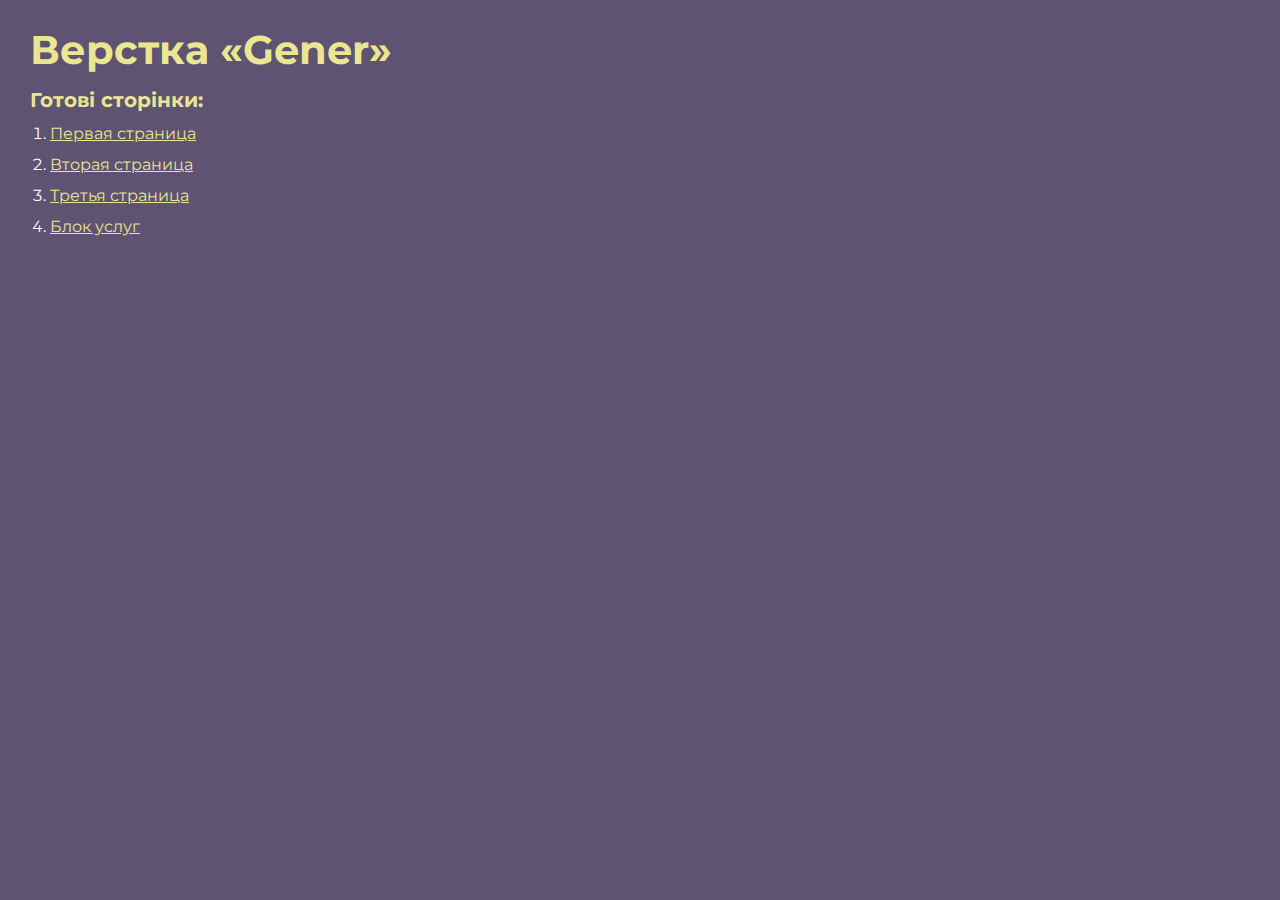
<file: index.html>
<!DOCTYPE html>
<html>

<head>
	<meta charset="UTF-8">
	<meta name="viewport" content="width=device-width, initial-scale=1.0">
	<title>Верстка «Gener»</title>
</head>

<body>
	<div class="rootpage">
		<h1>Верстка «Gener»</h1>
		<h2>Готові сторінки:</h2>
		<ol class="rootpage__list">
			<li><a target="_blank" href="first.html">Первая страница</a></li>
			<li><a target="_blank" href="second.html">Вторая страница</a></li>
			<li><a target="_blank" href="third.html">Третья страница</a></li>
			<li><a target="_blank" href="fourth.html">Блок услуг</a></li>
		</ol>
	</div>
</body>
<style>
	@charset "UTF-8";
	@import url("https://fonts.googleapis.com/css?family=Montserrat:regular,700&display=swap");

	*,
	*::before,
	*::after {
		padding: 0px;
		margin: 0px;
		border: 0px;
		box-sizing: border-box;
	}

	html,
	body {
		height: 100%;
		margin: 0;
		padding: 0;
		min-width: 320px;
		width: 100%;
		color: #fff;
		background-color: #5e5373;
	}

	body {
		font-family: Montserrat;
		font-size: 100%;
		line-height: 1;
		font-size: 1rem;
	}

	a {
		text-decoration: underline;
		color: #ebe691
	}

	a:visited {
		text-decoration: underline;
		color: #aaa768;
	}

	a:hover {
		text-decoration: none;
	}

	ul li {
		list-style: none;
	}

	img {
		vertical-align: top;
	}

	.wrapper {
		width: 100%;
		min-height: 100%;
		overflow: hidden;
	}

	.rootpage {
		padding: 30px;
		display: flex;
		flex-direction: column;
		align-items: flex-start;
	}

	@media (max-width: 767px) {
		.rootpage {
			padding: 30px 15px;
		}
	}

	h1 {
		color: #ebe691;
		font-size: 2.5rem;
		margin: 0px 0px 1.25rem 0px;
	}

	@media (max-width: 767px) {
		h1 {
			font-size: 1.85rem;
			margin: 0px 0px 1.25rem 0px;
		}
	}

	h2 {
		color: #ebe691;
		font-size: 1.25rem;
		margin: 0px 0px 1rem 0px;
	}

	@media (max-width: 767px) {
		h2 {
			font-size: 1.125rem;
			margin: 0px 0px 1rem 0px;
		}
	}

	.rootpage__info {
		line-height: 140%;
		margin: 0px 0px 1.5rem 0px;
	}

	.rootpage__list {
		margin: 0px 0px 2.25rem 1.25rem;
	}

	.rootpage__list li:not(:last-child) {
		margin: 0px 0px 15px 0px;
	}

	.rootpage__contacts,
	.rootpage__tnx {
		border-radius: 200px;
		padding: 20px 65px;
		line-height: 140%;
	}

	@media (max-width: 767px) {

		.rootpage__contacts,
		.rootpage__tnx {
			border-radius: 40px;
			padding: 20px;
		}
	}

	.rootpage__contacts {
		background: #32b5a4;

	}

	.rootpage__contacts a {
		color: #ebe691;
	}

	.rootpage__tnx {
		background: #c22d63;
		margin: 0px 0px 1rem 0px;
	}
</style>

</html>
</file>
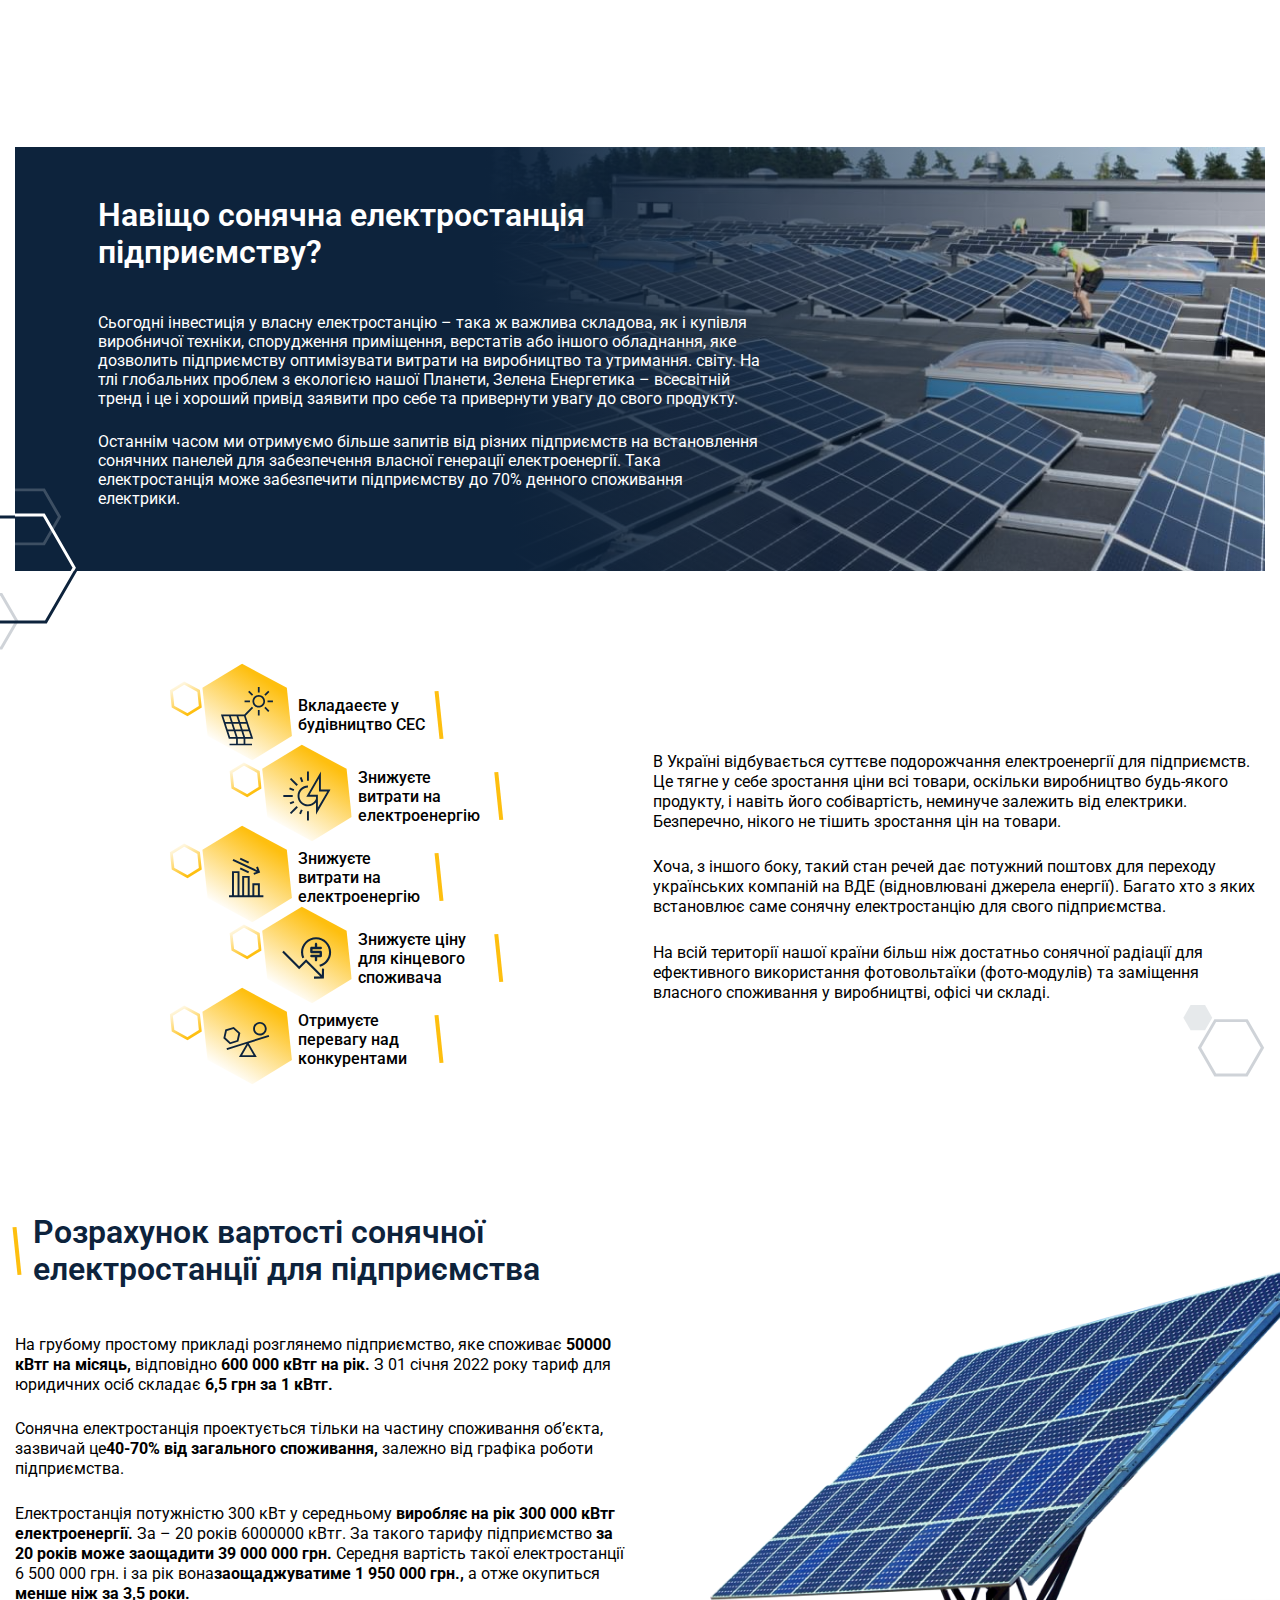
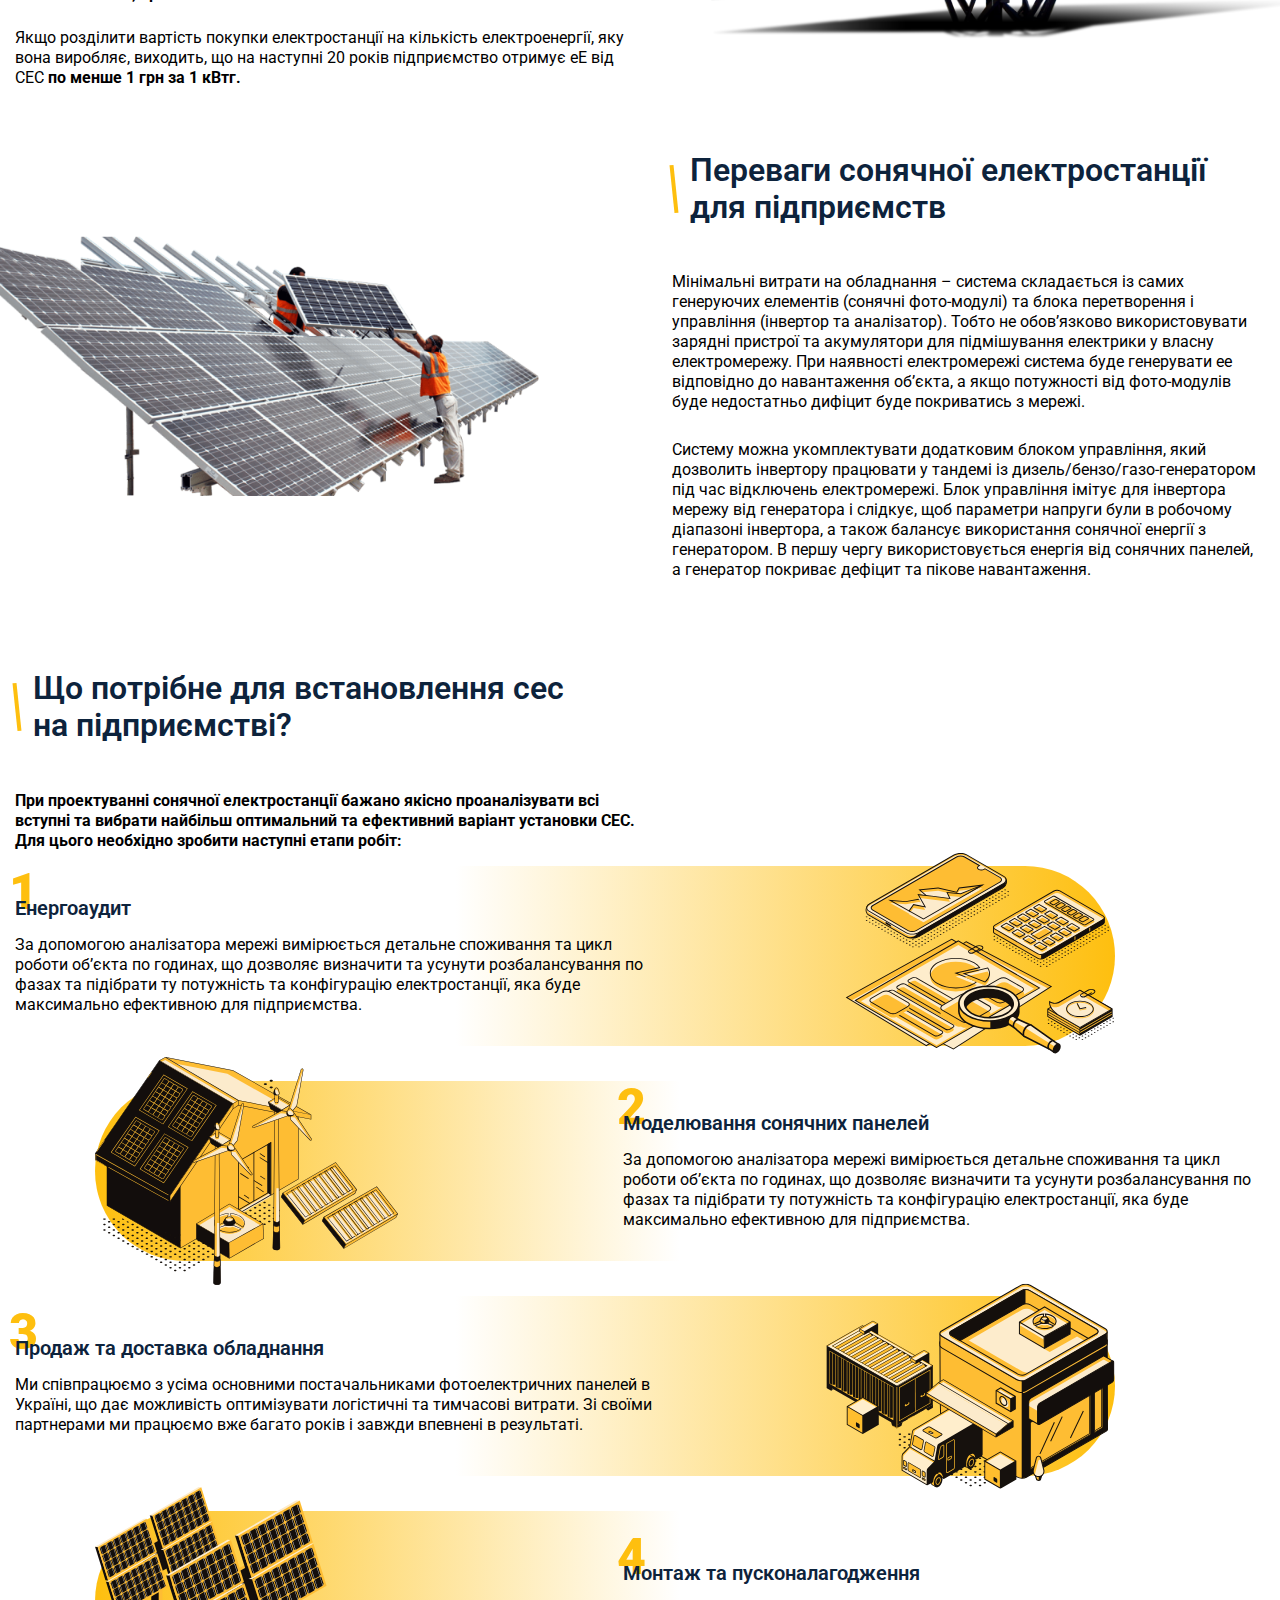
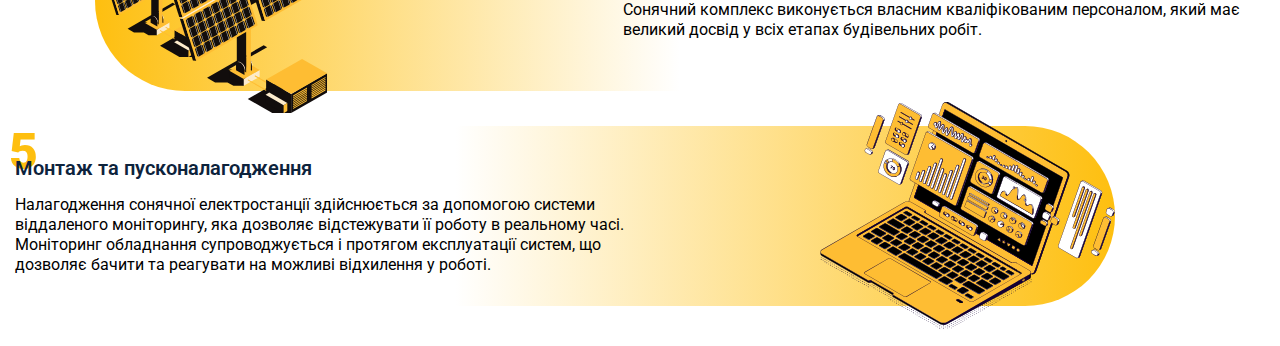
<file: first.html>
<!DOCTYPE html>
<html lang="en">

<head>
	<title>First page</title>
	<meta charset="UTF-8">
	<meta name="format-detection" content="telephone=no">
	<!-- <style>body{opacity: 0;}</style> -->
	<link rel="stylesheet" href="css/style.min.css?_v=20240122004746">
	<link rel="shortcut icon" href="favicon.ico">
	<!-- <meta name="robots" content="noindex, nofollow"> -->
	<meta name="viewport" content="width=device-width, initial-scale=1.0">
</head>

<body>
	<div class="wrapper">
		<header class="header">
			<div class="header__container">
			</div>
		</header>
		<main class="page">
			<section class="plant-description description-block">
				<div class="description-block__container">
					<div class="description-block__bg">
						<img src="img/solar-plants/bg.jpg" alt="bg">
					</div>
					<h1 class="description-block__title">Навіщо сонячна електростанція
						підприємству?</h1>
					<div class="description-block__text">
						<p>Сьогодні інвестиція у власну електростанцію – така ж важлива складова, як і купівля виробничої техніки, спорудження приміщення, верстатів або іншого обладнання, яке дозволить підприємству оптимізувати витрати на виробництво та утримання. світу. На тлі глобальних проблем з екологією нашої Планети, Зелена Енергетика – всесвітній тренд і це і хороший привід заявити про себе та привернути увагу до свого продукту.</p>
						<p>Останнім часом ми отримуємо більше запитів від різних підприємств на встановлення сонячних панелей для забезпечення власної генерації електроенергії. Така електростанція може забезпечити підприємству до 70% денного споживання електрики.</p>
					</div>
				</div>
			</section>
			<div class="advantages-plant">
				<div class="advantages-plant__container">
					<div class="advantages-plant__items">
						<div class="advantages-plant__item">
							<div class="advantages-plant__icon">
								<img src="img/solar-plants/icons/ic_sun.svg" alt="icon">
							</div>
							<div class="advantages-plant__label">Вкладаеєте
								у будівництво СЕС</div>
						</div>
						<div class="advantages-plant__item">
							<div class="advantages-plant__icon">
								<img src="img/solar-plants/icons/ic_energy.svg" alt="icon">
							</div>
							<div class="advantages-plant__label">Знижуєте витрати
								на електроенергію</div>
						</div>
						<div class="advantages-plant__item">
							<div class="advantages-plant__icon">
								<img src="img/solar-plants/icons/ic_price.svg" alt="icon">
							</div>
							<div class="advantages-plant__label">Знижуєте витрати
								на електроенергію</div>
						</div>
						<div class="advantages-plant__item">
							<div class="advantages-plant__icon">
								<img src="img/solar-plants/icons/ic_money.svg" alt="icon">
							</div>
							<div class="advantages-plant__label">Знижуєте ціну для
								кінцевого споживача</div>
						</div>
						<div class="advantages-plant__item">
							<div class="advantages-plant__icon">
								<img src="img/solar-plants/icons/ic_weight.svg" alt="icon">
							</div>
							<div class="advantages-plant__label">Отримуєте перевагу
								над конкурентами</div>
						</div>
					</div>
					<div class="advantages-plant__text text">
						<p>В Україні відбувається суттєве подорожчання електроенергії для підприємств. Це тягне у себе зростання ціни всі товари, оскільки виробництво будь-якого продукту, і навіть його собівартість, неминуче залежить від електрики. Безперечно, нікого не тішить зростання цін на товари.</p>
						<p>Хоча, з іншого боку, такий стан речей дає потужний поштовх для переходу українських компаній на ВДЕ (відновлювані джерела енергії). Багато хто з яких встановлює саме сонячну електростанцію для свого підприємства.</p>
						<p>На всій території нашої країни більш ніж достатньо сонячної радіації для ефективного використання фотовольтаїки (фото-модулів) та заміщення власного споживання у виробництві, офісі чи складі.</p>
					</div>
				</div>
			</div>
			<section class="worth-plant">
				<div class="worth-plant__container">
					<div class="worth-plant__content">
						<h2 class="worth-plant__title title">Розрахунок вартості
							сонячної електростанції для підприємства</h2>
						<div class="worth-plant__text text">
							<p>На грубому простому прикладі розглянемо підприємство, яке споживає <span>50000 кВтг на місяць,</span> відповідно <span>600 000 кВтг на рік.</span> З 01 січня 2022 року тариф для юридичних осіб складає <span>6,5 грн за 1 кВтг.</span></p>
							<p>Сонячна електростанція проектується тільки на частину споживання об’єкта, зазвичай це<span>40-70% від загального споживання, </span>залежно від графіка роботи підприємства.</p>
							<p>Електростанція потужністю 300 кВт у середньому <span>виробляє на рік 300 000 кВтг електроенергії.</span> За – 20 років 6000000 кВтг. За такого тарифу підприємство <span>за 20 років може заощадити 39 000 000 грн.</span> Середня вартість такої електростанції 6 500 000 грн. і за рік вона<span>заощаджуватиме 1 950 000 грн., </span>а отже окупиться<span> менше ніж за 3,5 роки.</span></p>
							<p>Якщо розділити вартість покупки електростанції на кількість електроенергії, яку вона виробляє, виходить, що на наступні 20 років підприємство отримує еЕ від СЕС <span>по менше 1 грн за 1 кВтг.</span></p>
						</div>
					</div>
					<div class="worth-plant__img">
						<img src="img/solar-panel.png" alt="solar panel">
					</div>
				</div>
			</section>
			<section class="plant-benefits">
				<div class="plant-benefits__container">
					<div class="plant-benefits__img">
						<img src="img/benefits.png" alt="image">
					</div>
					<div class="plant-benefits__content">
						<h2 class="plant-benefits__title title">
							Переваги сонячної електростанції для підприємств
						</h2>
						<div class="plant-benefits__text text">
							<p>Мінімальні витрати на обладнання – система складається із самих генеруючих елементів (сонячні фото-модулі) та блока перетворення і управління (інвертор та аналізатор). Тобто не обов’язково використовувати зарядні пристрої та акумулятори для підмішування електрики у власну електромережу. При наявності електромережі система буде генерувати ее відповідно до навантаження об’єкта, а якщо потужності від фото-модулів буде недостатньо дифіцит буде покриватись з мережі. </p>
							<p>Систему можна укомплектувати додатковим блоком управління, який дозволить інвертору працювати у тандемі із дизель/бензо/газо-генератором під час відключень електромережі. Блок управління імітує для інвертора мережу від генератора і слідкує, щоб параметри напруги були в робочому діапазоні інвертора, а також балансує використання сонячної енергії з генератором. В першу чергу використовується енергія від сонячних панелей, а генератор покриває дефіцит та пікове навантаження.</p>
						</div>
					</div>
				</div>
			</section>
			<section class="installation-plant">
				<div class="installation-plant__container">
					<h2 class="installation-plant__title title">
						Що потрібне для встановлення
						сес на підприємстві?
					</h2>
					<div class="installation-plant__label label">
						При проектуванні сонячної електростанції бажано якісно проаналізувати всі вступні та вибрати найбільш оптимальний та ефективний варіант установки СЕС. Для цього необхідно зробити наступні етапи робіт:
					</div>
					<div class="installation-plant__steps step-block">
						<div class="step-block__items">
							<div class="step-block__item">
								<div class="step-block__content">
									<h3 class="step-block__title"><span>1</span>Енергоаудит</h3>
									<div class="step-block__text">За допомогою аналізатора мережі вимірюється детальне споживання та цикл роботи об’єкта по годинах, що дозволяє визначити та усунути розбалансування по фазах та підібрати ту потужність та конфігурацію електростанції, яка буде максимально ефективною для підприємства.</div>
								</div>
								<div class="step-block__image">
									<img src="img/installation/01.svg" alt="image">
								</div>
							</div>
							<div class="step-block__item">
								<div class="step-block__content">
									<h3 class="step-block__title"><span>2</span>Моделювання сонячних панелей</h3>
									<div class="step-block__text">За допомогою аналізатора мережі вимірюється детальне споживання та цикл роботи об’єкта по годинах, що дозволяє визначити та усунути розбалансування по фазах та підібрати ту потужність та конфігурацію електростанції, яка буде максимально ефективною для підприємства.</div>
								</div>
								<div class="step-block__image">
									<img src="img/installation/02.svg" alt="image">
								</div>
							</div>
							<div class="step-block__item">
								<div class="step-block__content">
									<h3 class="step-block__title"><span>3</span>Продаж та доставка обладнання</h3>
									<div class="step-block__text">Ми співпрацюємо з усіма основними постачальниками фотоелектричних панелей в Україні, що дає можливість оптимізувати логістичні та тимчасові витрати. Зі своїми партнерами ми працюємо вже багато років і завжди впевнені в результаті.</div>
								</div>
								<div class="step-block__image">
									<img src="img/installation/03.svg" alt="image">
								</div>
							</div>
							<div class="step-block__item">
								<div class="step-block__content">
									<h3 class="step-block__title"><span>4</span>Монтаж та пусконалагодження</h3>
									<div class="step-block__text">Сонячний комплекс виконується власним кваліфікованим персоналом, який має великий досвід у всіх етапах будівельних робіт.</div>
								</div>
								<div class="step-block__image">
									<img src="img/installation/04.svg" alt="image">
								</div>
							</div>
							<div class="step-block__item">
								<div class="step-block__content">
									<h3 class="step-block__title"><span>5</span>Монтаж та пусконалагодження</h3>
									<div class="step-block__text">Налагодження сонячної електростанції здійснюється за допомогою системи віддаленого моніторингу, яка дозволяє відстежувати її роботу в реальному часі. Моніторинг обладнання супроводжується і протягом експлуатації систем, що дозволяє бачити та реагувати на можливі відхилення у роботі.</div>
								</div>
								<div class="step-block__image">
									<img src="img/installation/05.svg" alt="image">
								</div>
							</div>
						</div>
					</div>
				</div>
			</section>
		</main>
		<footer class="footer">
			<div class="footer__container">
			</div>
		</footer>
	</div>
	<script src="js/app.min.js?_v=20240122004746"></script>
</body>

</html>
</file>
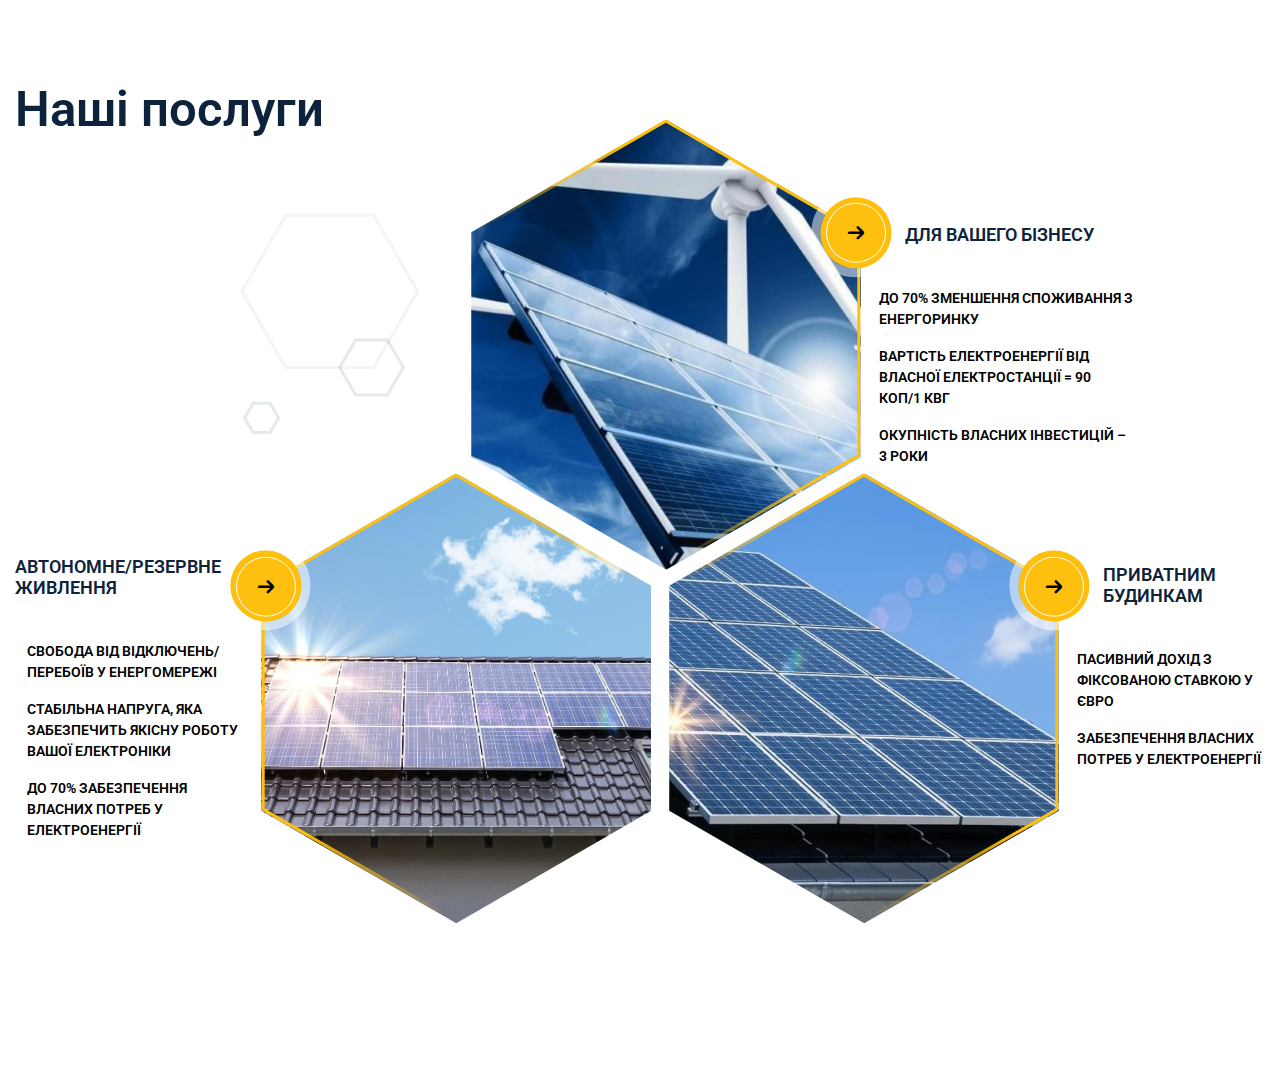
<file: fourth.html>
<!DOCTYPE html>
<html lang="en">

<head>
	<title>Third page</title>
	<meta charset="UTF-8">
	<meta name="format-detection" content="telephone=no">
	<!-- <style>body{opacity: 0;}</style> -->
	<link rel="stylesheet" href="css/style.min.css?_v=20240122004746">
	<link rel="shortcut icon" href="favicon.ico">
	<!-- <meta name="robots" content="noindex, nofollow"> -->
	<meta name="viewport" content="width=device-width, initial-scale=1.0">
</head>

<body>
	<div class="wrapper">
		<header class="header">
			<div class="header__container">
			</div>
		</header>
		<main class="page">
			<div class="services-plant">
				<div class="services-plant__container">
					<h2 class="services-plant__title">
						Наші послуги
					</h2>
					<div class="services-plant__items">
						<div class="services-plant__row">
							<div class="services-plant__item">
								<div class="services-plant__info">
									<div class="services-plant__action services-plant__action_one">
										<h3 class="services-plant__subtitle">
											Для вашего
											бізнесу
										</h3>
									</div>
									<div class="services-plant__text">
										<p>До 70% зменшення споживання з Енергоринку</p>
										<p>Вартість електроенергії від власної електростанції = 90 коп/1 кВг</p>
										<p>Окупність власних інвестицій – 3 роки</p>
									</div>
								</div>
								<div class="services-plant__image">
									<a data-da=".services-plant__action_one, 768" href="#" class="services-plant__circle _icon-arrow"></a>
									<img src="img/services-block/01.jpg" alt="image">
								</div>
							</div>
						</div>
						<div class="services-plant__row services-plant__row_mod">
							<div class="services-plant__item">
								<div class="services-plant__info">
									<div class="services-plant__action services-plant__action_two">
										<h3 class="services-plant__subtitle">
											Автономне/Резервне
											живлення
										</h3>
									</div>
									<div class="services-plant__text">
										<p>Свобода від відключень/перебоїв у Енергомережі</p>
										<p>Стабільна напруга, яка забезпечить якісну роботу вашої електроніки</p>
										<p>до 70% забезпечення власних потреб у електроенергії</p>
									</div>
								</div>
								<div class="services-plant__image">
									<a data-da=".services-plant__action_two, 768" href="#" class="services-plant__circle _icon-arrow"></a>
									<img src="img/services-block/02.jpg" alt="image">
								</div>
							</div>
							<div class="services-plant__item">
								<div class="services-plant__info">
									<div class="services-plant__action services-plant__action_three">
										<h3 class="services-plant__subtitle">
											Приватним
											будинкам
										</h3>
									</div>
									<div class="services-plant__text">
										<p>Пасивний дохід з фіксованою ставкою у Євро</p>
										<p>Забезпечення власних потреб
											у електроенергії</p>
									</div>
								</div>
								<div class="services-plant__image">
									<a data-da=".services-plant__action_three, 768" href="#" class="services-plant__circle _icon-arrow"></a>
									<img src="img/services-block/03.jpg" alt="image">
								</div>
							</div>
						</div>
					</div>
				</div>
			</div>
		</main>
		<footer class="footer">
			<div class="footer__container">
			</div>
		</footer>
	</div>
	<script src="js/app.min.js?_v=20240122004746"></script>
</body>

</html>
</file>
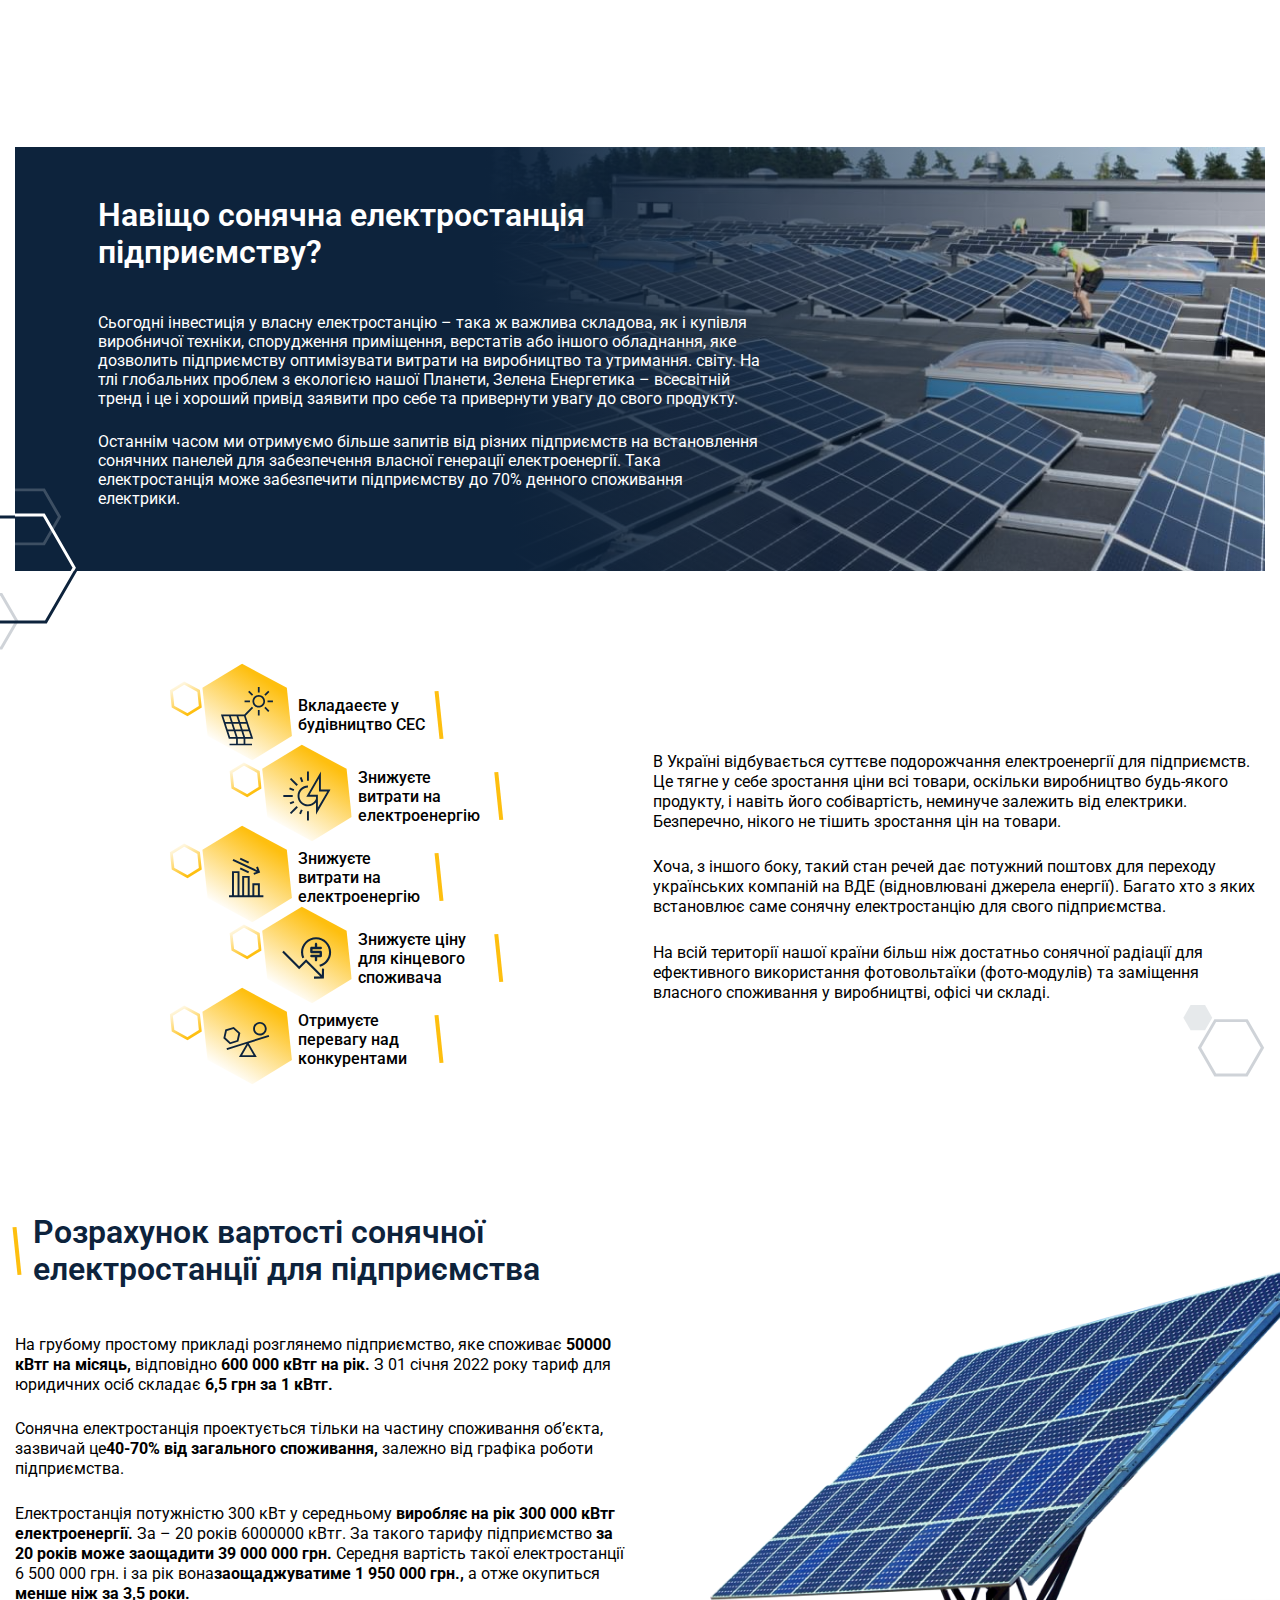
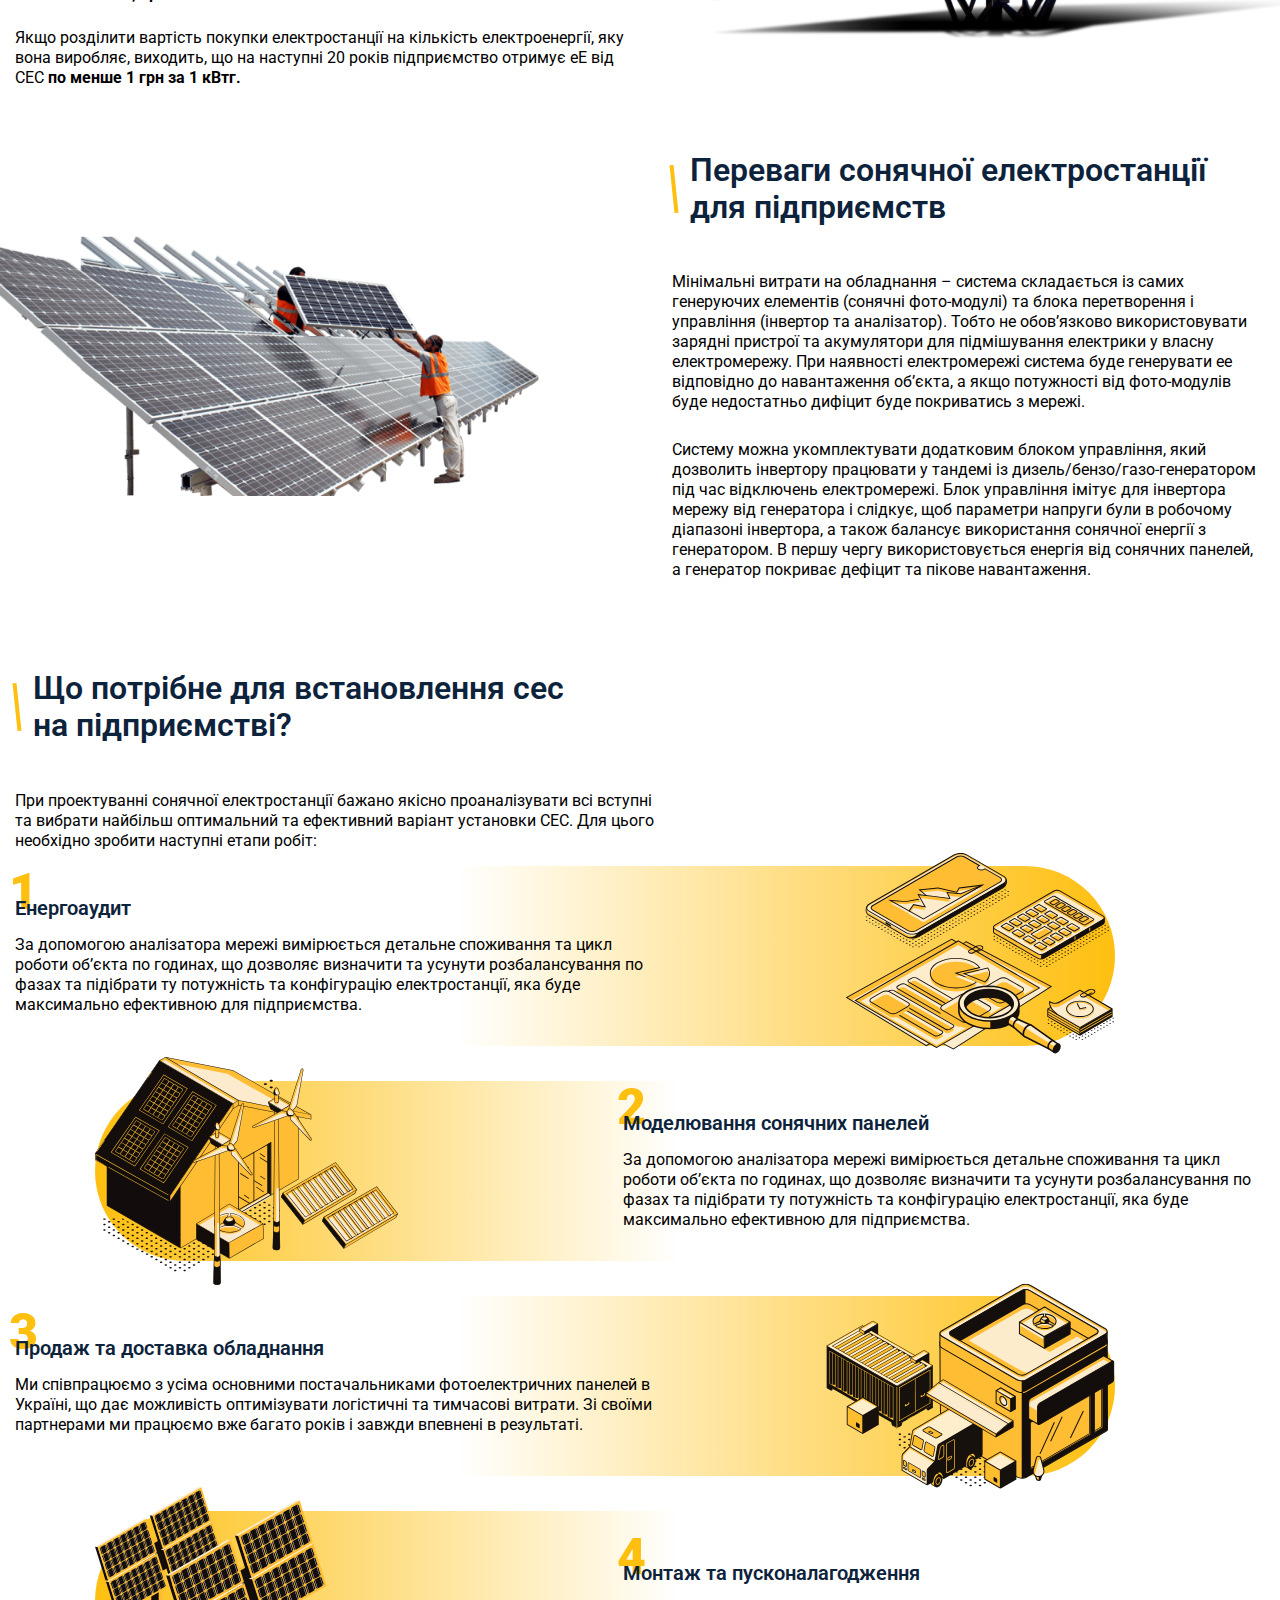
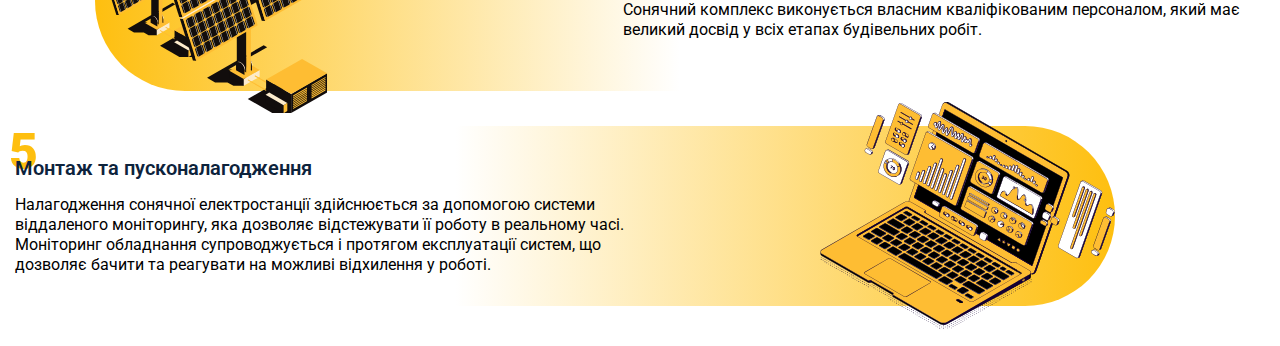
<file: home.html>
<!DOCTYPE html>
<html lang="en">

<head>
	<title>HomePage</title>
	<meta charset="UTF-8">
	<meta name="format-detection" content="telephone=no">
	<!-- <style>body{opacity: 0;}</style> -->
	<link rel="stylesheet" href="css/style.min.css?_v=20240119140205">
	<link rel="shortcut icon" href="favicon.ico">
	<!-- <meta name="robots" content="noindex, nofollow"> -->
	<meta name="viewport" content="width=device-width, initial-scale=1.0">
</head>

<body>
	<div class="wrapper">
		<header class="header">
			<div class="header__container">
			</div>
		</header>
		<main class="page">
			<section class="plant-description description-block">
				<div class="description-block__container">
					<div class="description-block__bg">
						<img src="img/solar-plants/bg.jpg" alt="bg">
					</div>
					<h1 class="description-block__title">Навіщо сонячна електростанція
						підприємству?</h1>
					<div class="description-block__text">
						<p>Сьогодні інвестиція у власну електростанцію – така ж важлива складова, як і купівля виробничої техніки, спорудження приміщення, верстатів або іншого обладнання, яке дозволить підприємству оптимізувати витрати на виробництво та утримання. світу. На тлі глобальних проблем з екологією нашої Планети, Зелена Енергетика – всесвітній тренд і це і хороший привід заявити про себе та привернути увагу до свого продукту.</p>
						<p>Останнім часом ми отримуємо більше запитів від різних підприємств на встановлення сонячних панелей для забезпечення власної генерації електроенергії. Така електростанція може забезпечити підприємству до 70% денного споживання електрики.</p>
					</div>
				</div>
			</section>
			<div class="advantages-plant">
				<div class="advantages-plant__container">
					<div class="advantages-plant__items">
						<div class="advantages-plant__item">
							<div class="advantages-plant__icon">
								<img src="img/solar-plants/icons/ic_sun.svg" alt="icon">
							</div>
							<div class="advantages-plant__label">Вкладаеєте
								у будівництво СЕС</div>
						</div>
						<div class="advantages-plant__item">
							<div class="advantages-plant__icon">
								<img src="img/solar-plants/icons/ic_energy.svg" alt="icon">
							</div>
							<div class="advantages-plant__label">Знижуєте витрати
								на електроенергію</div>
						</div>
						<div class="advantages-plant__item">
							<div class="advantages-plant__icon">
								<img src="img/solar-plants/icons/ic_price.svg" alt="icon">
							</div>
							<div class="advantages-plant__label">Знижуєте витрати
								на електроенергію</div>
						</div>
						<div class="advantages-plant__item">
							<div class="advantages-plant__icon">
								<img src="img/solar-plants/icons/ic_money.svg" alt="icon">
							</div>
							<div class="advantages-plant__label">Знижуєте ціну для
								кінцевого споживача</div>
						</div>
						<div class="advantages-plant__item">
							<div class="advantages-plant__icon">
								<img src="img/solar-plants/icons/ic_weight.svg" alt="icon">
							</div>
							<div class="advantages-plant__label">Отримуєте перевагу
								над конкурентами</div>
						</div>
					</div>
					<div class="advantages-plant__text text">
						<p>В Україні відбувається суттєве подорожчання електроенергії для підприємств. Це тягне у себе зростання ціни всі товари, оскільки виробництво будь-якого продукту, і навіть його собівартість, неминуче залежить від електрики. Безперечно, нікого не тішить зростання цін на товари.</p>
						<p>Хоча, з іншого боку, такий стан речей дає потужний поштовх для переходу українських компаній на ВДЕ (відновлювані джерела енергії). Багато хто з яких встановлює саме сонячну електростанцію для свого підприємства.</p>
						<p>На всій території нашої країни більш ніж достатньо сонячної радіації для ефективного використання фотовольтаїки (фото-модулів) та заміщення власного споживання у виробництві, офісі чи складі.</p>
					</div>
				</div>
			</div>
			<section class="worth-plant">
				<div class="worth-plant__container">
					<div class="worth-plant__content">
						<h2 class="worth-plant__title title">Розрахунок вартості
							сонячної електростанції для підприємства</h2>
						<div class="worth-plant__text text">
							<p>На грубому простому прикладі розглянемо підприємство, яке споживає <span>50000 кВтг на місяць,</span> відповідно <span>600 000 кВтг на рік.</span> З 01 січня 2022 року тариф для юридичних осіб складає <span>6,5 грн за 1 кВтг.</span></p>
							<p>Сонячна електростанція проектується тільки на частину споживання об’єкта, зазвичай це<span>40-70% від загального споживання, </span>залежно від графіка роботи підприємства.</p>
							<p>Електростанція потужністю 300 кВт у середньому <span>виробляє на рік 300 000 кВтг електроенергії.</span> За – 20 років 6000000 кВтг. За такого тарифу підприємство <span>за 20 років може заощадити 39 000 000 грн.</span> Середня вартість такої електростанції 6 500 000 грн. і за рік вона<span>заощаджуватиме 1 950 000 грн., </span>а отже окупиться<span> менше ніж за 3,5 роки.</span></p>
							<p>Якщо розділити вартість покупки електростанції на кількість електроенергії, яку вона виробляє, виходить, що на наступні 20 років підприємство отримує еЕ від СЕС <span>по менше 1 грн за 1 кВтг.</span></p>
						</div>
					</div>
					<div class="worth-plant__img">
						<img src="img/solar-panel.png" alt="solar panel">
					</div>
				</div>
			</section>
			<section class="plant-benefits">
				<div class="plant-benefits__container">
					<div class="plant-benefits__img">
						<img src="img/benefits.png" alt="image">
					</div>
					<div class="plant-benefits__content">
						<h2 class="plant-benefits__title title">
							Переваги сонячної електростанції для підприємств
						</h2>
						<div class="plant-benefits__text text">
							<p>Мінімальні витрати на обладнання – система складається із самих генеруючих елементів (сонячні фото-модулі) та блока перетворення і управління (інвертор та аналізатор). Тобто не обов’язково використовувати зарядні пристрої та акумулятори для підмішування електрики у власну електромережу. При наявності електромережі система буде генерувати ее відповідно до навантаження об’єкта, а якщо потужності від фото-модулів буде недостатньо дифіцит буде покриватись з мережі. </p>
							<p>Систему можна укомплектувати додатковим блоком управління, який дозволить інвертору працювати у тандемі із дизель/бензо/газо-генератором під час відключень електромережі. Блок управління імітує для інвертора мережу від генератора і слідкує, щоб параметри напруги були в робочому діапазоні інвертора, а також балансує використання сонячної енергії з генератором. В першу чергу використовується енергія від сонячних панелей, а генератор покриває дефіцит та пікове навантаження.</p>
						</div>
					</div>
				</div>
			</section>
			<section class="installation-plant">
				<div class="installation-plant__container">
					<h2 class="installation-plant__title title">
						Що потрібне для встановлення
						сес на підприємстві?
					</h2>
					<div class="installation-plant__label">
						При проектуванні сонячної електростанції бажано якісно проаналізувати всі вступні та вибрати найбільш оптимальний та ефективний варіант установки СЕС. Для цього необхідно зробити наступні етапи робіт:
					</div>
					<div class="installation-plant__steps step-block">
						<div class="step-block__items">
							<div class="step-block__item">
								<div class="step-block__content">
									<h3 class="step-block__title"><span>1</span>Енергоаудит</h3>
									<div class="step-block__text">За допомогою аналізатора мережі вимірюється детальне споживання та цикл роботи об’єкта по годинах, що дозволяє визначити та усунути розбалансування по фазах та підібрати ту потужність та конфігурацію електростанції, яка буде максимально ефективною для підприємства.</div>
								</div>
								<div class="step-block__image">
									<img src="img/installation/01.svg" alt="image">
								</div>
							</div>
							<div class="step-block__item">
								<div class="step-block__content">
									<h3 class="step-block__title"><span>2</span>Моделювання сонячних панелей</h3>
									<div class="step-block__text">За допомогою аналізатора мережі вимірюється детальне споживання та цикл роботи об’єкта по годинах, що дозволяє визначити та усунути розбалансування по фазах та підібрати ту потужність та конфігурацію електростанції, яка буде максимально ефективною для підприємства.</div>
								</div>
								<div class="step-block__image">
									<img src="img/installation/02.svg" alt="image">
								</div>
							</div>
							<div class="step-block__item">
								<div class="step-block__content">
									<h3 class="step-block__title"><span>3</span>Продаж та доставка обладнання</h3>
									<div class="step-block__text">Ми співпрацюємо з усіма основними постачальниками фотоелектричних панелей в Україні, що дає можливість оптимізувати логістичні та тимчасові витрати. Зі своїми партнерами ми працюємо вже багато років і завжди впевнені в результаті.</div>
								</div>
								<div class="step-block__image">
									<img src="img/installation/03.svg" alt="image">
								</div>
							</div>
							<div class="step-block__item">
								<div class="step-block__content">
									<h3 class="step-block__title"><span>4</span>Монтаж та пусконалагодження</h3>
									<div class="step-block__text">Сонячний комплекс виконується власним кваліфікованим персоналом, який має великий досвід у всіх етапах будівельних робіт.</div>
								</div>
								<div class="step-block__image">
									<img src="img/installation/04.svg" alt="image">
								</div>
							</div>
							<div class="step-block__item">
								<div class="step-block__content">
									<h3 class="step-block__title"><span>5</span>Монтаж та пусконалагодження</h3>
									<div class="step-block__text">Налагодження сонячної електростанції здійснюється за допомогою системи віддаленого моніторингу, яка дозволяє відстежувати її роботу в реальному часі. Моніторинг обладнання супроводжується і протягом експлуатації систем, що дозволяє бачити та реагувати на можливі відхилення у роботі.</div>
								</div>
								<div class="step-block__image">
									<img src="img/installation/05.svg" alt="image">
								</div>
							</div>
						</div>
					</div>
				</div>
			</section>
		</main>
		<footer class="footer">
			<div class="footer__container">
			</div>
		</footer>
	</div>
	<script src="js/app.min.js?_v=20240119140205"></script>
</body>

</html>
</file>
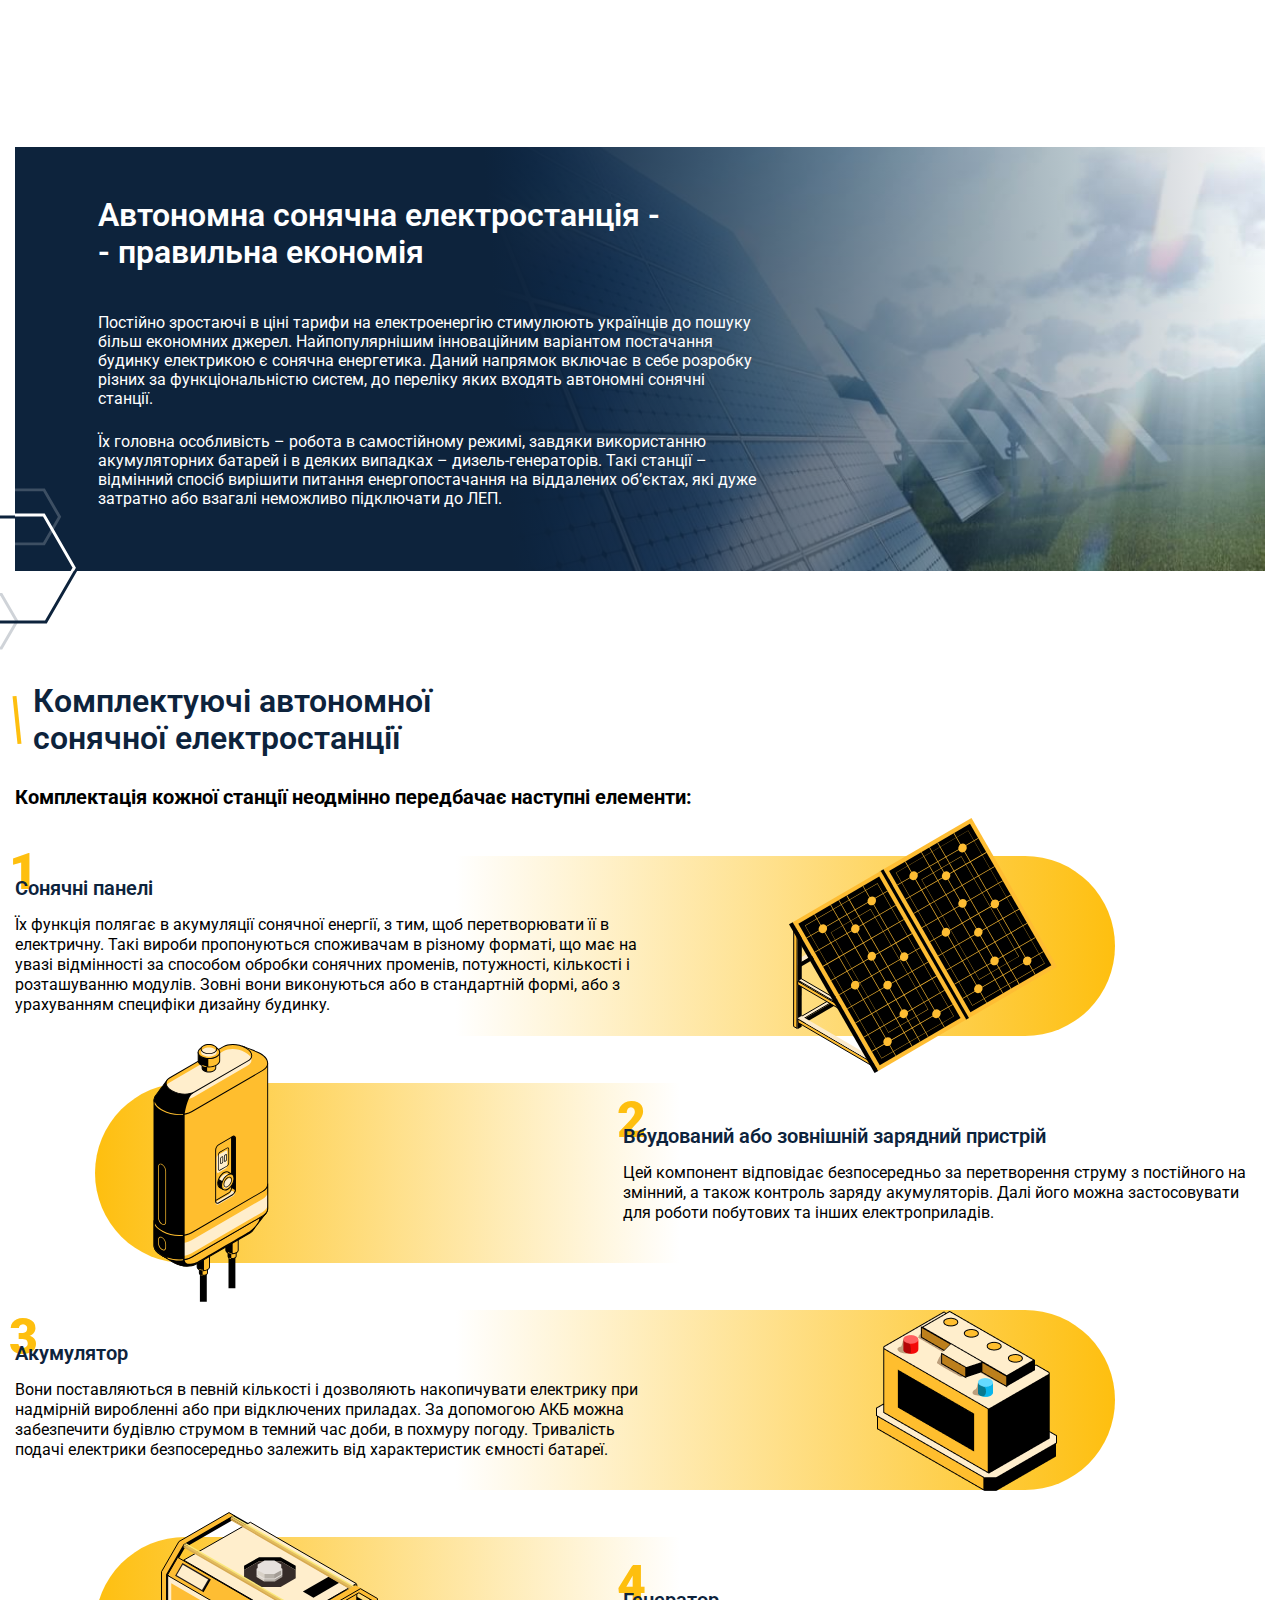
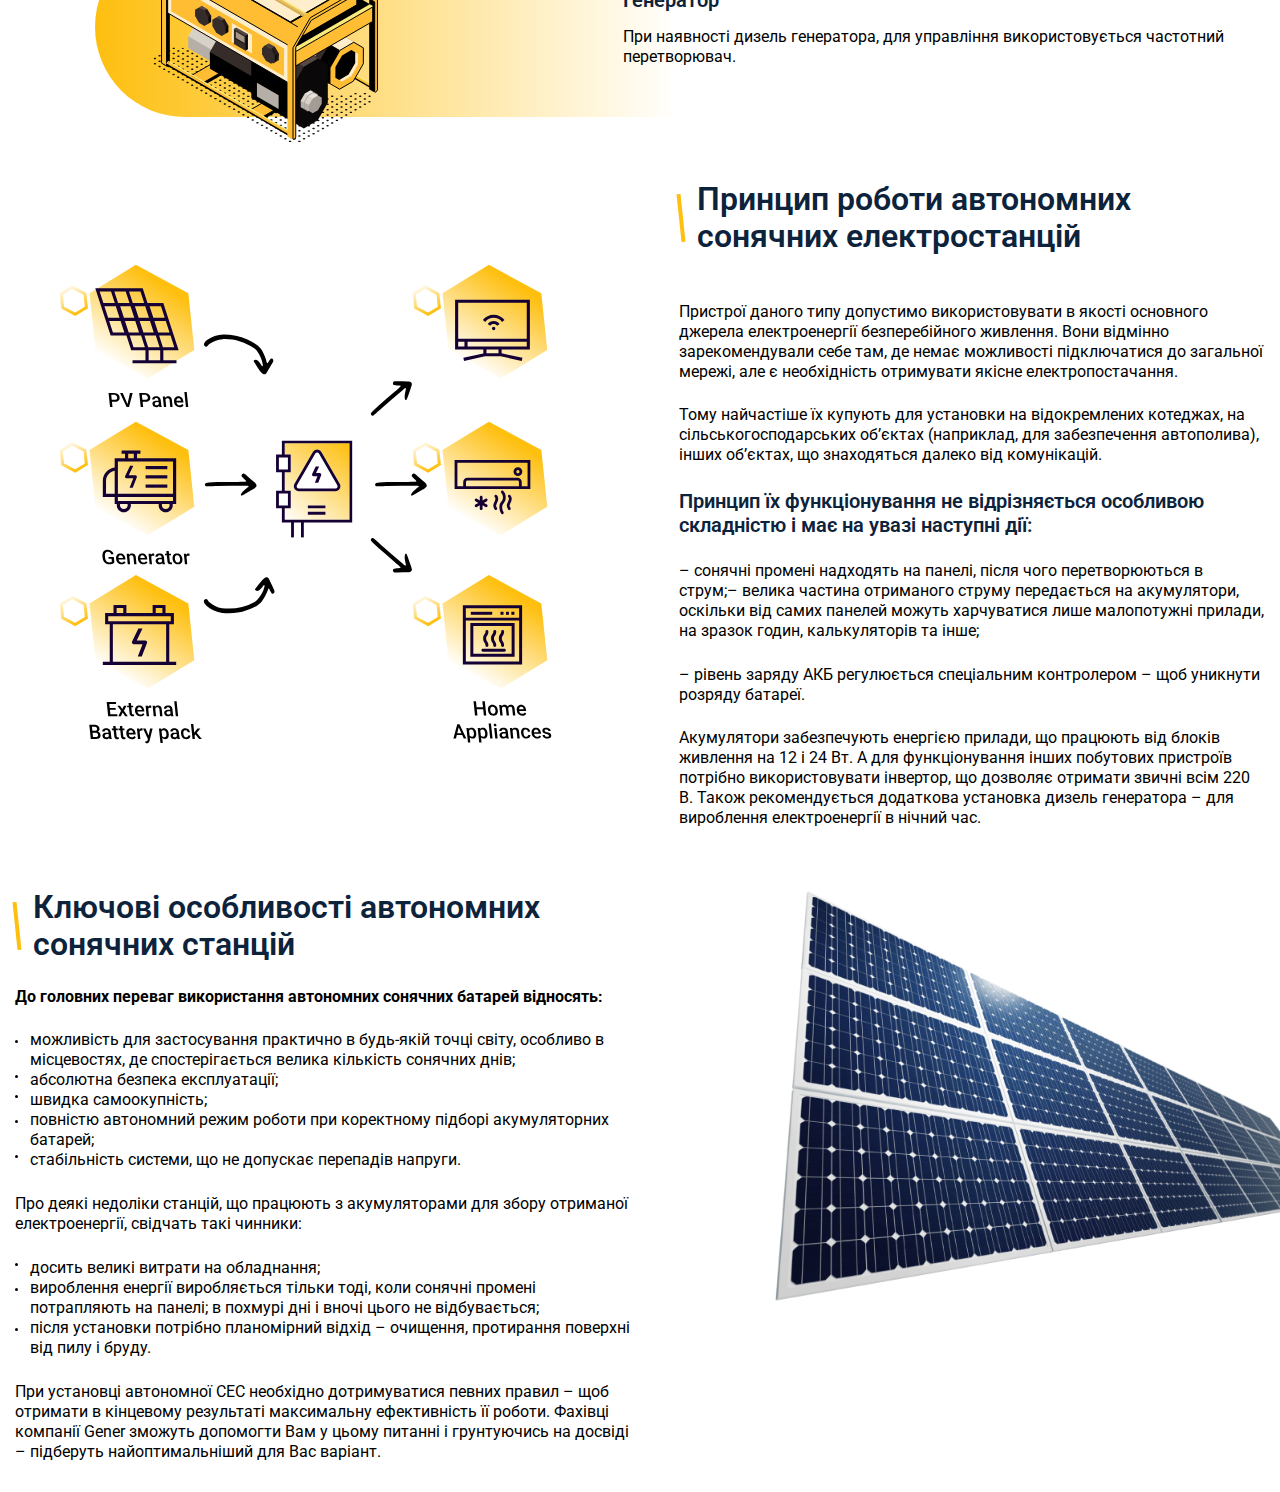
<file: second.html>
<!DOCTYPE html>
<html lang="en">

<head>
	<title>Second page</title>
	<meta charset="UTF-8">
	<meta name="format-detection" content="telephone=no">
	<!-- <style>body{opacity: 0;}</style> -->
	<link rel="stylesheet" href="css/style.min.css?_v=20240122004746">
	<link rel="shortcut icon" href="favicon.ico">
	<!-- <meta name="robots" content="noindex, nofollow"> -->
	<meta name="viewport" content="width=device-width, initial-scale=1.0">
</head>

<body>
	<div class="wrapper">
		<header class="header">
			<div class="header__container">
			</div>
		</header>
		<main class="page">
			<section class="automatic-plant description-block">
				<div class="description-block__container">
					<div class="description-block__bg">
						<img src="img/automatic-plant/bg.jpg" alt="bg">
					</div>
					<h1 class="description-block__title">Автономна сонячна електростанція -
						- правильна економія</h1>
					<div class="description-block__text">
						<p>Постійно зростаючі в ціні тарифи на електроенергію стимулюють українців до пошуку більш економних джерел. Найпопулярнішим інноваційним варіантом постачання будинку електрикою є сонячна енергетика. Даний напрямок включає в себе розробку різних за функціональністю систем, до переліку яких входять автономні сонячні станції.</p>
						<p>Їх головна особливість – робота в самостійному режимі, завдяки використанню акумуляторних батарей і в деяких випадках – дизель-генераторів. Такі станції – відмінний спосіб вирішити питання енергопостачання на віддалених об’єктах, які дуже затратно або взагалі неможливо підключати до ЛЕП.</p>
					</div>
				</div>
			</section>
			<section class="plant-components">
				<div class="plant-components__container">
					<h2 class="plant-components__title title">
						Комплектуючі автономної
						сонячної електростанції
					</h2>
					<div class="plant-components__label label">
						Комплектація кожної станції неодмінно передбачає наступні елементи:
					</div>
					<div class="plant-components__steps step-block">
						<div class="step-block__items">
							<div class="step-block__item">
								<div class="step-block__content">
									<h3 class="step-block__title"><span>1</span>Сонячні панелі</h3>
									<div class="step-block__text">Їх функція полягає в акумуляції сонячної енергії, з тим, щоб перетворювати її в електричну. Такі вироби пропонуються споживачам в різному форматі, що має на увазі відмінності за способом обробки сонячних променів, потужності, кількості і розташуванню модулів. Зовні вони виконуються або в стандартній формі, або з урахуванням специфіки дизайну будинку.</div>
								</div>
								<div class="step-block__image">
									<img src="img/components-plant/plant.svg" alt="image">
								</div>
							</div>
							<div class="step-block__item">
								<div class="step-block__content">
									<h3 class="step-block__title"><span>2</span>Вбудований або зовнішній зарядний пристрій</h3>
									<div class="step-block__text">Цей компонент відповідає безпосередньо за перетворення струму з постійного на змінний, а також контроль заряду акумуляторів. Далі його можна застосовувати для роботи побутових та інших електроприладів.</div>
								</div>
								<div class="step-block__image">
									<img src="img/components-plant/device.svg" alt="image">
								</div>
							</div>
							<div class="step-block__item">
								<div class="step-block__content">
									<h3 class="step-block__title"><span>3</span>Акумулятор</h3>
									<div class="step-block__text">Вони поставляються в певній кількості і дозволяють накопичувати електрику при надмірній виробленні або при відключених приладах. За допомогою АКБ можна забезпечити будівлю струмом в темний час доби, в похмуру погоду. Тривалість подачі електрики безпосередньо залежить від характеристик ємності батареї.</div>
								</div>
								<div class="step-block__image">
									<img src="img/components-plant/accumulator.png" alt="image">
								</div>
							</div>
							<div class="step-block__item">
								<div class="step-block__content">
									<h3 class="step-block__title"><span>4</span>Генератор</h3>
									<div class="step-block__text">При наявності дизель генератора, для управління використовується частотний перетворювач.</div>
								</div>
								<div class="step-block__image">
									<img src="img/components-plant/generator.svg" alt="image">
								</div>
							</div>
						</div>
					</div>
				</div>
			</section>
			<section class="working-principle">
				<div class="working-principle__container">
					<div class="working-principle__img">
						<img src="img/working-principle.svg" alt="image">
					</div>
					<div class="working-principle__content">
						<h2 class="working-principle__title title">
							Принцип роботи автономних сонячних
							електростанцій
						</h2>
						<div class="working-principle__text text">
							<p>Пристрої даного типу допустимо використовувати в якості основного джерела електроенергії безперебійного живлення. Вони відмінно зарекомендували себе там, де немає можливості підключатися до загальної мережі, але є необхідність отримувати якісне електропостачання.</p>
							<p>Тому найчастіше їх купують для установки на відокремлених котеджах, на сільськогосподарських об’єктах (наприклад, для забезпечення автополива), інших об’єктах, що знаходяться далеко від комунікацій.</p>
						</div>
						<h3 class="working-principle__subtitle">
							Принцип їх функціонування не відрізняється особливою складністю і має на увазі наступні дії:
						</h3>
						<div class="working-principle__text text">
							<p>– сонячні промені надходять на панелі, після чого перетворюються в струм;– велика частина отриманого струму передається на акумулятори, оскільки від самих панелей можуть харчуватися лише малопотужні прилади, на зразок годин, калькуляторів та інше;</p>
							<p>– рівень заряду АКБ регулюється спеціальним контролером – щоб уникнути розряду батареї.</p>
							<p>Акумулятори забезпечують енергією прилади, що працюють від блоків живлення на 12 і 24 Вт. А для функціонування інших побутових пристроїв потрібно використовувати інвертор, що дозволяє отримати звичні всім 220 В. Також рекомендується додаткова установка дизель генератора – для вироблення електроенергії в нічний час.</p>
						</div>
					</div>
				</div>
			</section>
			<section class="features-plant">
				<div class="features-plant__container">
					<div class="features-plant__content">
						<h2 class="features-plant__title title">
							Ключові особливості автономних
							сонячних станцій
						</h2>
						<div class="features-plant__label label">
							До головних переваг використання автономних сонячних батарей відносять:
						</div>
						<ul class="features-plant__list">
							<li class="features-plant__item">можливість для застосування практично в будь-якій точці світу, особливо в місцевостях, де спостерігається велика кількість сонячних днів;</li>
							<li class="features-plant__item">абсолютна безпека експлуатації;</li>
							<li class="features-plant__item">швидка самоокупність;</li>
							<li class="features-plant__item">повністю автономний режим роботи при коректному підборі акумуляторних батарей;</li>
							<li class="features-plant__item">стабільність системи, що не допускає перепадів напруги.</li>
						</ul>
						<p class="text">
							Про деякі недоліки станцій, що працюють з акумуляторами для збору отриманої електроенергії, свідчать такі чинники:
						</p>
						<ul class="features-plant__list">
							<li class="features-plant__item">досить великі витрати на обладнання;</li>
							<li class="features-plant__item">вироблення енергії виробляється тільки тоді, коли сонячні промені потрапляють на панелі; в похмурі дні і вночі цього не відбувається;</li>
							<li class="features-plant__item">після установки потрібно планомірний відхід – очищення, протирання поверхні від пилу і бруду.</li>
						</ul>
						<p class="text">
							При установці автономної СЕС необхідно дотримуватися певних правил – щоб отримати в кінцевому результаті максимальну ефективність її роботи. Фахівці компанії Gener зможуть допомогти Вам у цьому питанні і грунтуючись на досвіді – підберуть найоптимальніший для Вас варіант.
						</p>
					</div>
					<div class="features-plant__image">
						<img src="img/solar-panels.png" alt="image">
					</div>
				</div>
			</section>
		</main>
		<footer class="footer">
			<div class="footer__container">
			</div>
		</footer>
	</div>
	<script src="js/app.min.js?_v=20240122004746"></script>
</body>

</html>
</file>
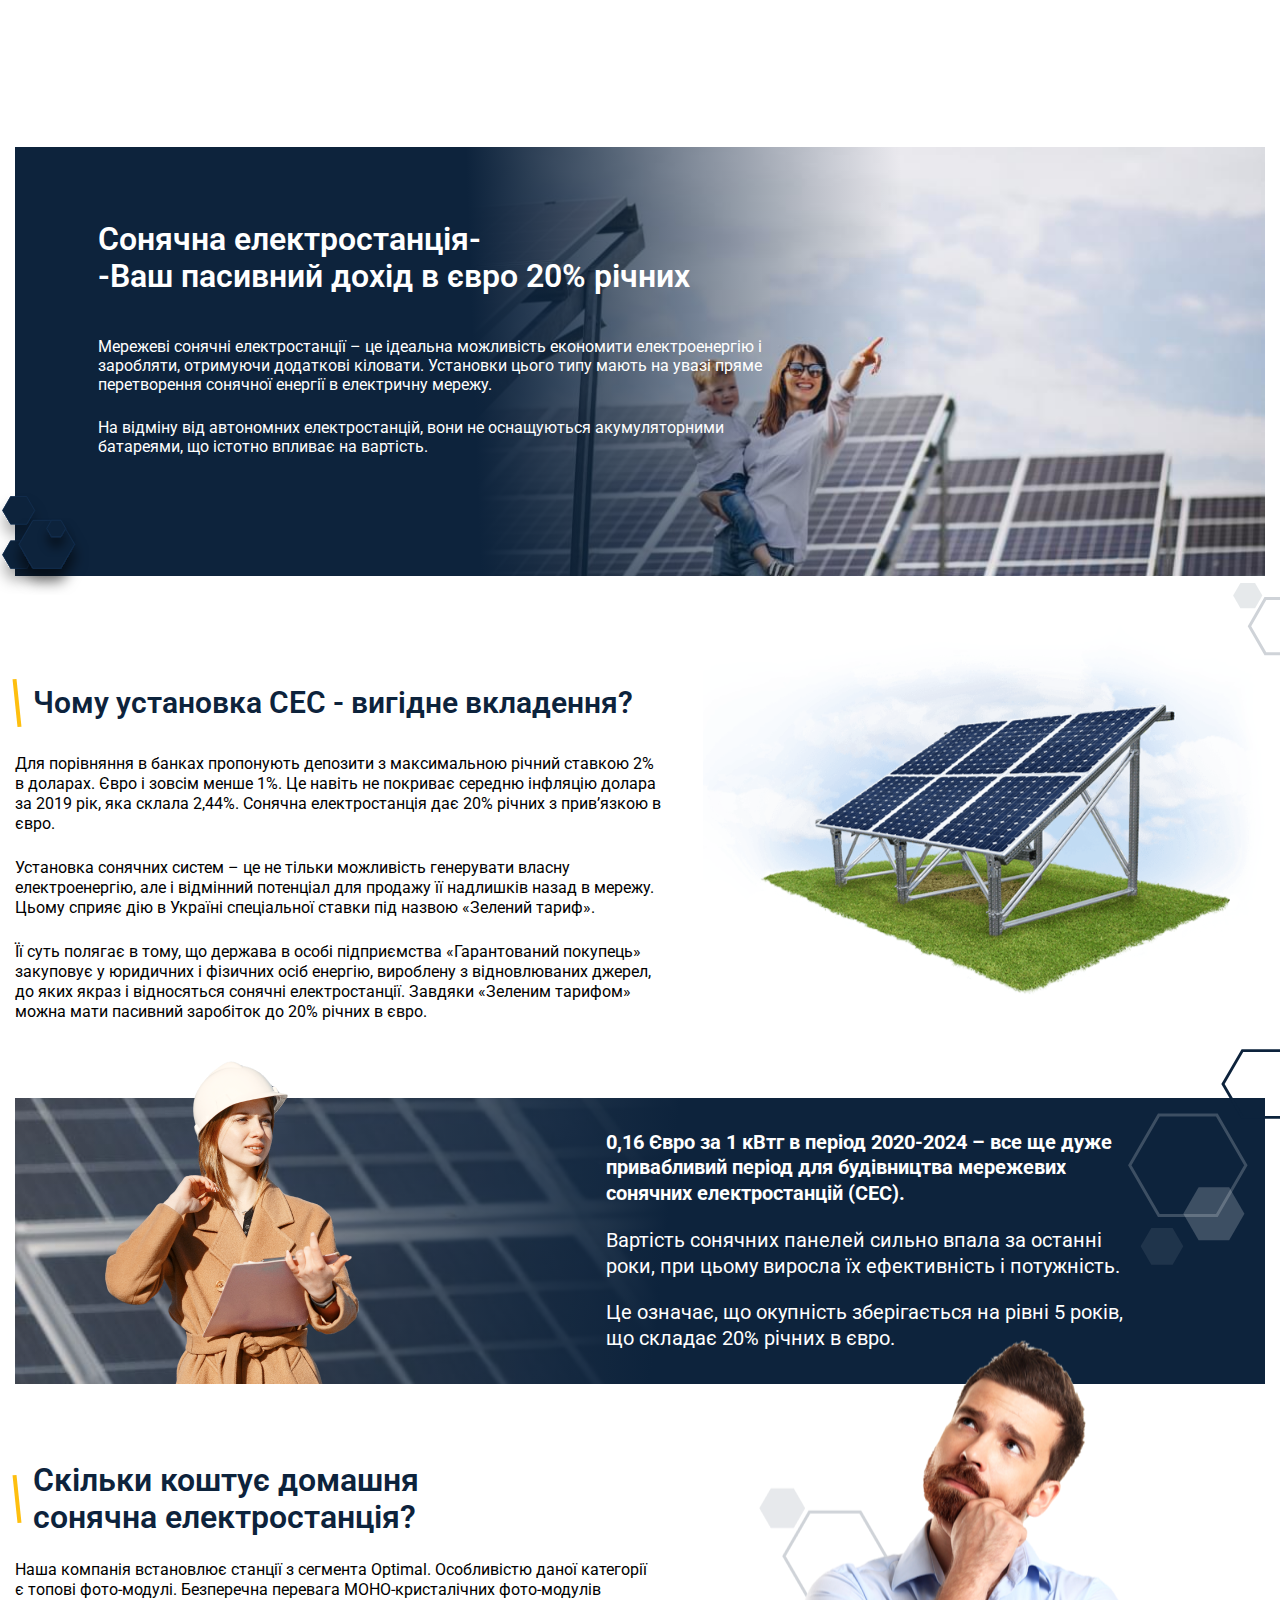
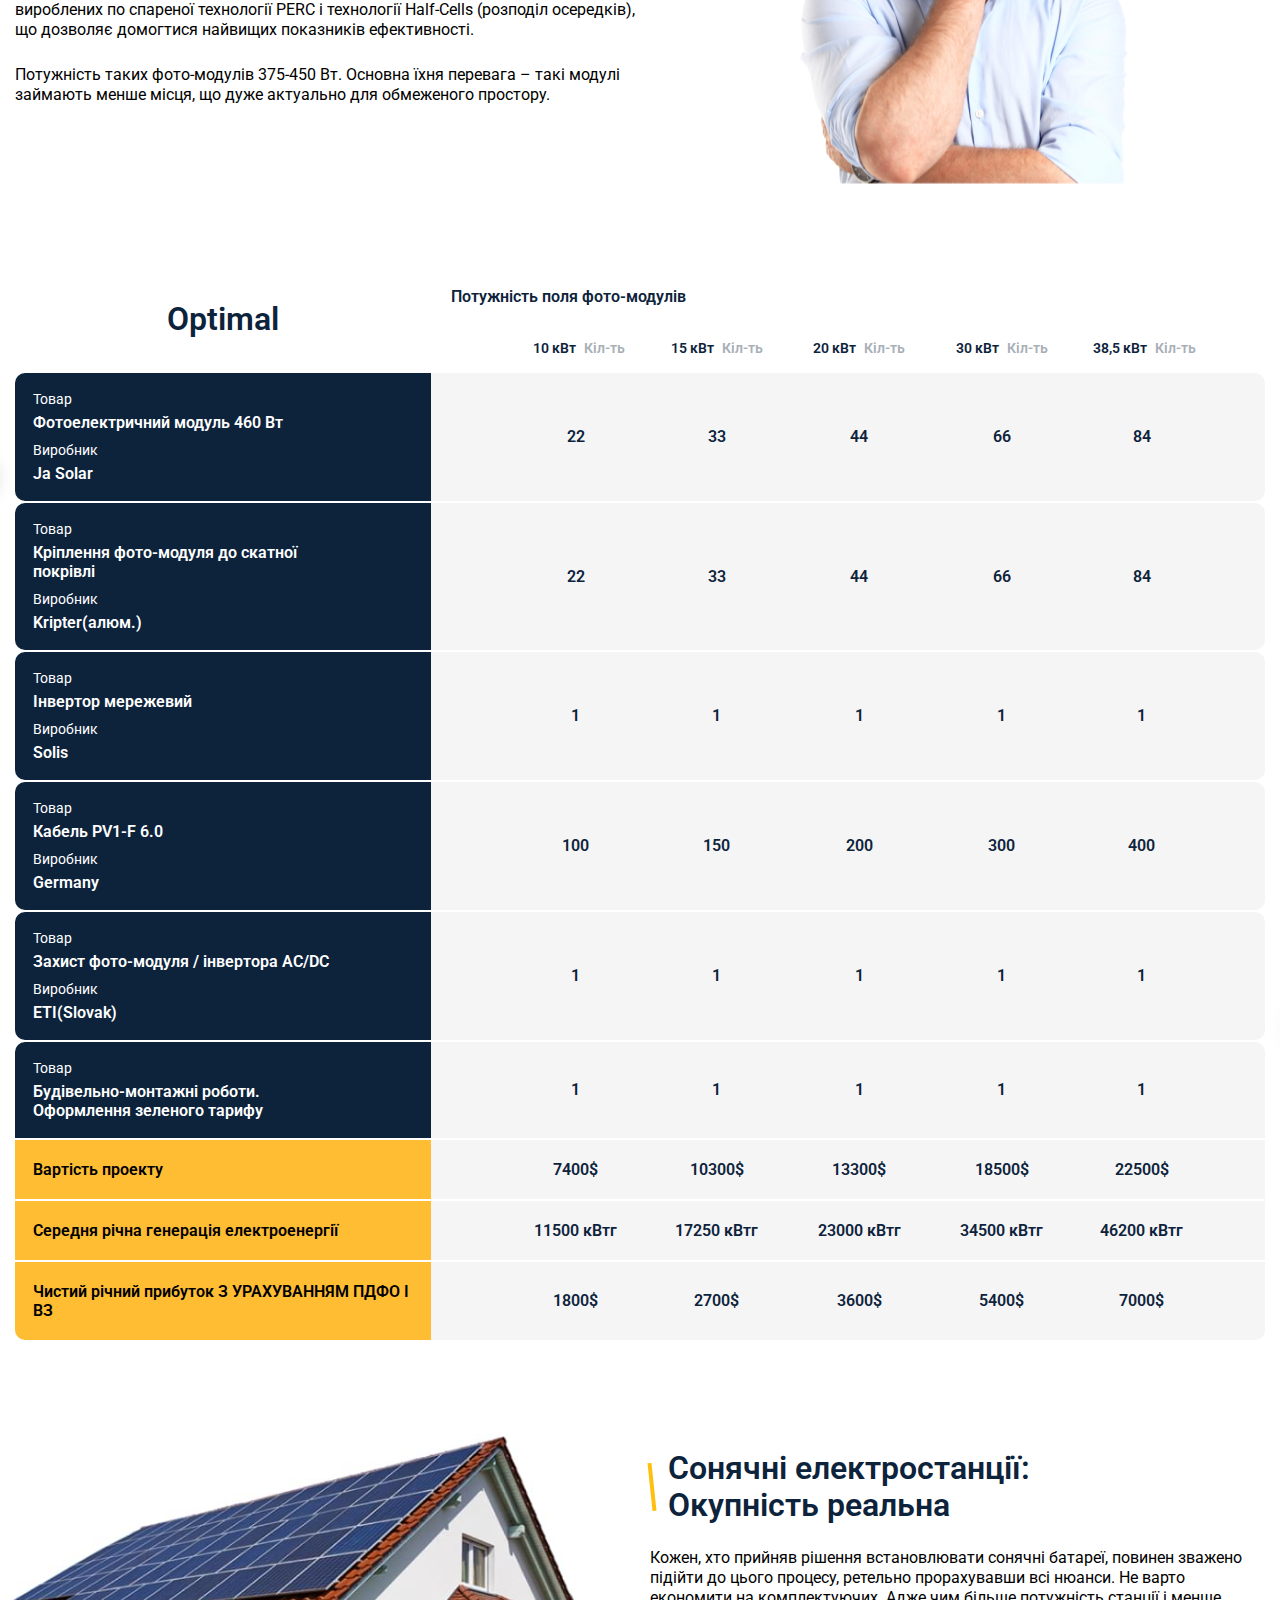
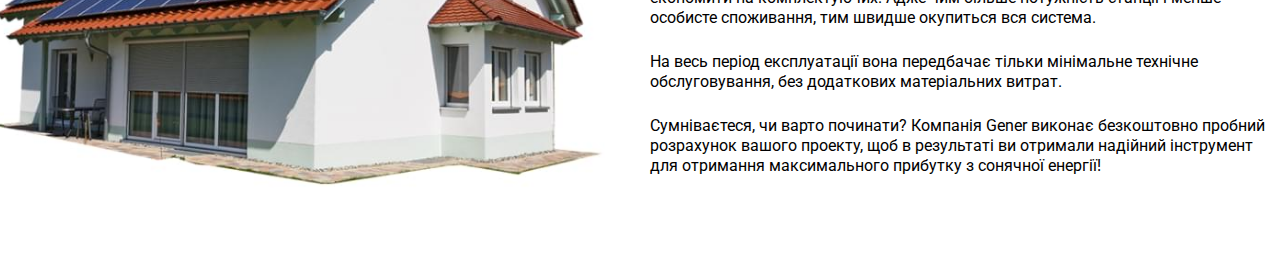
<file: third.html>
<!DOCTYPE html>
<html lang="en">

<head>
	<title>Third page</title>
	<meta charset="UTF-8">
	<meta name="format-detection" content="telephone=no">
	<!-- <style>body{opacity: 0;}</style> -->
	<link rel="stylesheet" href="css/style.min.css?_v=20240122004746">
	<link rel="shortcut icon" href="favicon.ico">
	<!-- <meta name="robots" content="noindex, nofollow"> -->
	<meta name="viewport" content="width=device-width, initial-scale=1.0">
</head>

<body>
	<div class="wrapper">
		<header class="header">
			<div class="header__container">
			</div>
		</header>
		<main class="page">
			<section class="info-plant description-block">
				<div class="description-block__container">
					<div class="description-block__bg">
						<img src="img/info-block/bg.jpg" alt="bg">
					</div>
					<h1 class="description-block__title">Сонячна електростанція- <br>
						-Ваш пасивний дохід в євро 20% річних</h1>
					<div class="description-block__text">
						<p>Мережеві сонячні електростанції – це ідеальна можливість економити електроенергію і заробляти, отримуючи додаткові кіловати. Установки цього типу мають на увазі пряме перетворення сонячної енергії в електричну мережу.</p>
						<p>На відміну від автономних електростанцій, вони не оснащуються акумуляторними батареями, що істотно впливає на вартість.</p>
					</div>
				</div>
			</section>
			<section class="deposit-plant">
				<div class="deposit-plant__container">
					<div class="deposit-plant__info">
						<div class="deposit-plant__content">
							<h2 class="deposit-plant__title title">
								Чому установка СЕС - вигідне вкладення?
							</h2>
							<div class="deposit-plant__text text">
								<p>Для порівняння в банках пропонують депозити з максимальною річний ставкою 2% в доларах. Євро і зовсім менше 1%. Це навіть не покриває середню інфляцію долара за 2019 рік, яка склала 2,44%. Сонячна електростанція дає 20% річних з прив’язкою в євро.</p>
								<p>Установка сонячних систем – це не тільки можливість генерувати власну електроенергію, але і відмінний потенціал для продажу її надлишків назад в мережу. Цьому сприяє дію в Україні спеціальної ставки під назвою «Зелений тариф».</p>
								<p>Її суть полягає в тому, що держава в особі підприємства «Гарантований покупець» закуповує у юридичних і фізичних осіб енергію, вироблену з відновлюваних джерел, до яких якраз і відносяться сонячні електростанції. Завдяки «Зеленим тарифом» можна мати пасивний заробіток до 20% річних в євро.</p>
							</div>
						</div>
						<div class="deposit-plant__img">
							<img src="img/deposit-block/image.png" alt="image">
						</div>
					</div>
					<div class="deposit-plant__calculations">
						<div class="deposit-plant__bg">
							<img src="img/deposit-block/bg.jpg" alt="bg">
						</div>
						<img class="girl" src="img/deposit-block/girl.png" alt="girl">
						<div class="deposit-plant__descr">
							<p>0,16 Євро за 1 кВтг в період 2020-2024 – все ще дуже привабливий період для будівництва мережевих сонячних електростанцій (СЕС). </p>
							<p>Вартість сонячних панелей сильно впала за останні роки, при цьому виросла їх ефективність і потужність.</p>
							<p>Це означає, що окупність зберігається на рівні 5 років, що складає 20% річних в євро.</p>
						</div>
					</div>
				</div>
			</section>
			<section class="price-plant">
				<div class="price-plant__container">
					<div class="price-plant__info">
						<div class="price-plant__content">
							<h2 class="price-plant__title title">
								Скільки коштує домашня
								сонячна електростанція?
							</h2>
							<div class="price-plant__text text">
								<p>Наша компанія встановлює станції з сегмента Optimal. Особливістю даної категорії є топові фото-модулі. Безперечна перевага МОНО-кристалічних фото-модулів вироблених по спареної технології PERC і технології Half-Cells (розподіл осередків), що дозволяє домогтися найвищих показників ефективності. </p>
								<p>Потужність таких фото-модулів 375-450 Вт. Основна їхня перевага – такі модулі займають менше місця, що дуже актуально для обмеженого простору.</p>
							</div>
						</div>
						<div class="price-plant__image">
							<img src="img/man.png" alt="man">
						</div>
					</div>
					<div class="price-plant__table table">
						<table cellspacing="0" class="table__item">
							<tr>
							<tr>
								<th rowspan="2" class="option">
									Optimal
								</th>
								<th colspan="2" class="power-label">
									Потужність поля фото-модулів
								</th>
							</tr>
							<tr>
								<th class="power power_first"><span>10 кВт</span>Кіл-ть</th>
								<th class="power"><span>15 кВт</span>Кіл-ть</th>
								<th class="power"><span>20 кВт</span>Кіл-ть</th>
								<th class="power"><span>30 кВт</span>Кіл-ть</th>
								<th class="power"><span>38,5 кВт</span>Кіл-ть</th>
							</tr>
							</tr>
							<tr>
								<td class="black">
									<div class="product">Товар</div>
									<div class="model">Фотоелектричний модуль 460 Вт</div>
									<div class="author">Виробник</div>
									<div class="company">Ja Solar</div>
								</td>
								<td class="number">22</td>
								<td class="number">33</td>
								<td class="number">44</td>
								<td class="number">66</td>
								<td class="number border">84</td>
							</tr>
							<tr>
								<td class="black">
									<div class="product">Товар</div>
									<div class="model">Кріплення фото-модуля до скатної покрівлі</div>
									<div class="author">Виробник</div>
									<div class="company">Kripter(алюм.)</div>
								</td>
								<td class="number">22</td>
								<td class="number">33</td>
								<td class="number">44</td>
								<td class="number">66</td>
								<td class="number border">84</td>
							</tr>
							<tr>
								<td class="black">
									<div class="product">Товар</div>
									<div class="model">Інвертор мережевий</div>
									<div class="author">Виробник</div>
									<div class="company">Solis</div>
								</td>
								<td class="number">1</td>
								<td class="number">1</td>
								<td class="number">1</td>
								<td class="number">1</td>
								<td class="number border">1</td>
							</tr>
							<tr>
								<td class="black">
									<div class="product">Товар</div>
									<div class="model">Кабель PV1-F 6.0</div>
									<div class="author">Виробник</div>
									<div class="company">Germany</div>
								</td>
								<td class="number">100</td>
								<td class="number">150</td>
								<td class="number">200</td>
								<td class="number">300</td>
								<td class="number border">400</td>
							</tr>
							<tr>
								<td class="black">
									<div class="product">Товар</div>
									<div class="model">Захист фото-модуля / інвертора AC/DC</div>
									<div class="author">Виробник</div>
									<div class="company">ETI(Slovak)</div>
								</td>
								<td class="number">1</td>
								<td class="number">1</td>
								<td class="number">1</td>
								<td class="number">1</td>
								<td class="number border">1</td>
							</tr>
							<tr>
								<td class="black black_last">
									<div class="product">Товар</div>
									<div class="model">Будівельно-монтажні роботи.
										Оформлення зеленого тарифу</div>
								</td>
								<td class="number">1</td>
								<td class="number">1</td>
								<td class="number">1</td>
								<td class="number">1</td>
								<td class="number number_mod">1</td>
							</tr>
							<tr>
								<td class="orange">
									<div class="orange-text">Вартість проекту</div>
								</td>
								<td class="number">7400$</td>
								<td class="number">10300$</td>
								<td class="number">13300$</td>
								<td class="number">18500$</td>
								<td class="number">22500$</td>
							</tr>
							<tr>
								<td class="orange">
									<div class="orange-text">Середня річна генерація електроенергії</div>
								</td>
								<td class="number">11500 кВтг</td>
								<td class="number">17250 кВтг</td>
								<td class="number">23000 кВтг</td>
								<td class="number">34500 кВтг</td>
								<td class="number">46200 кВтг</td>
							</tr>
							<tr>
								<td class="orange">
									<div class="orange-text">Чистий річний прибуток
										З УРАХУВАННЯМ ПДФО І ВЗ</div>
								</td>
								<td class="number">1800$</td>
								<td class="number">2700$</td>
								<td class="number">3600$</td>
								<td class="number">5400$</td>
								<td class="number number_orng ">7000$</td>
							</tr>
						</table>
					</div>
				</div>
			</section>
			<section class="payback-plant">
				<div class="payback-plant__container">
					<div class="payback-plant__image">
						<img src="img/house.jpg" alt="house">
					</div>
					<div class="payback-plant__content">
						<h2 class="payback-plant__title title">
							Сонячні електростанції:
							Окупність реальна
						</h2>
						<div class="payback-plant__text text">
							<p>Кожен, хто прийняв рішення встановлювати сонячні батареї, повинен зважено підійти до цього процесу, ретельно прорахувавши всі нюанси. Не варто економити на комплектуючих. Адже чим більше потужність станції і менше особисте споживання, тим швидше окупиться вся система.</p>
							<p>На весь період експлуатації вона передбачає тільки мінімальне технічне обслуговування, без додаткових матеріальних витрат.</p>
							<p>Сумніваєтеся, чи варто починати? Компанія Gener виконає безкоштовно пробний розрахунок вашого проекту, щоб в результаті ви отримали надійний інструмент для отримання максимального прибутку з сонячної енергії!</p>
						</div>
					</div>
				</div>
			</section>
		</main>
		<footer class="footer">
			<div class="footer__container">
			</div>
		</footer>
	</div>
	<script src="js/app.min.js?_v=20240122004746"></script>
</body>

</html>
</file>
<file: css/style.min.css>
@charset "UTF-8";@import url(https://fonts.googleapis.com/css?family=Roboto:regular,500,700,900&display=swap);@font-face{font-family:icons;font-display:swap;src:url(../fonts/icons.woff2) format("woff2"),url(../fonts/icons.woff) format("woff");font-weight:400;font-style:normal}[class*=_icon-]:before{font-family:icons;font-style:normal;font-weight:400;font-variant:normal;text-transform:none;line-height:1;-webkit-font-smoothing:antialiased;-moz-osx-font-smoothing:grayscale}[class*=_icon-]:before{display:block}._icon-arrow:before{content:"\e900"}*{padding:0;margin:0;border:0}*,::after,::before{-webkit-box-sizing:border-box;box-sizing:border-box}::after,::before{display:inline-block}body,html{height:100%;min-width:320px}body{color:#000;line-height:1;font-family:Roboto;font-size:.875rem;-ms-text-size-adjust:100%;-moz-text-size-adjust:100%;-webkit-text-size-adjust:100%;-webkit-font-smoothing:antialiased;-moz-osx-font-smoothing:grayscale}button,input,textarea{font-family:Roboto;font-size:inherit;line-height:inherit}button{cursor:pointer;color:inherit;background-color:transparent}a{display:inline-block;color:inherit;text-decoration:none}ul li{list-style:none}img{vertical-align:top}h1,h2,h3,h4,h5,h6{font-weight:inherit;font-size:inherit}.lock body{overflow:hidden;-ms-touch-action:none;touch-action:none;-ms-scroll-chaining:none;overscroll-behavior:none}.wrapper{min-height:100%;display:-webkit-box;display:-ms-flexbox;display:flex;-webkit-box-orient:vertical;-webkit-box-direction:normal;-ms-flex-direction:column;flex-direction:column;overflow:hidden}.wrapper>main{-webkit-box-flex:1;-ms-flex:1 1 auto;flex:1 1 auto}.wrapper>*{min-width:0}[class*=__container]{max-width:83.125rem;margin:0 auto;padding:0 .9375rem}.ibg{width:100%;height:100%;-o-object-fit:cover;object-fit:cover}.ibg--top{-o-object-position:top;object-position:top}.ibg--bottom{-o-object-position:bottom;object-position:bottom}.ibg--left{-o-object-position:left;object-position:left}.ibg--right{-o-object-position:right;object-position:right}.ibg--contain{-o-object-fit:contain;object-fit:contain}.title{color:#0d233c;font-weight:600;line-height:normal;display:-webkit-box;display:-ms-flexbox;display:flex;-webkit-box-align:center;-ms-flex-align:center;align-items:center;-webkit-column-gap:.875rem;-moz-column-gap:.875rem;column-gap:.875rem}.title::before{content:"";display:block;width:4px;background-color:#febf0f;-webkit-box-flex:0;-ms-flex:0 0 .25rem;flex:0 0 .25rem;height:48px;-webkit-transform:rotate(-5.967deg);-ms-transform:rotate(-5.967deg);transform:rotate(-5.967deg)}.step-block__items{display:-ms-grid;display:grid}.installation-plant__steps .step-block__items{row-gap:2.1875rem}.step-block__item{display:-webkit-box;display:-ms-flexbox;display:flex;-webkit-box-align:center;-ms-flex-align:center;align-items:center;-webkit-column-gap:1.875rem;-moz-column-gap:1.875rem;column-gap:1.875rem;-webkit-box-pack:justify;-ms-flex-pack:justify;justify-content:space-between;width:100%;border-radius:10px}.plant-components__steps .step-block__item:nth-child(2) img{max-width:15.625rem;max-height:16.875rem}.step-block__item:nth-child(odd){max-width:68.75rem;-ms-grid-column-align:start;justify-self:start;background:-webkit-gradient(linear,right top,left top,from(#febf0f),color-stop(60%,rgba(254,191,15,0)));background:linear-gradient(270deg,#febf0f 0,rgba(254,191,15,0) 60%)}.step-block__item:nth-child(even){max-width:73.125rem;-webkit-box-orient:horizontal;-webkit-box-direction:reverse;-ms-flex-direction:row-reverse;flex-direction:row-reverse;-ms-grid-column-align:end;justify-self:end;background:-webkit-gradient(linear,left top,right top,from(#febf0f),color-stop(50%,rgba(254,191,15,0)));background:linear-gradient(90deg,#febf0f 0,rgba(254,191,15,0) 50%)}.step-block__content{max-width:40.125rem}.step-block__title{color:#0d233c;font-size:20px;font-weight:600;line-height:normal;position:relative}.step-block__title:not(:last-child){margin-bottom:.9375rem}.step-block__title span{color:#febf0f;font-size:50px;font-weight:900;line-height:normal;position:absolute;bottom:-4%;left:-1%;z-index:-1}.step-block__text{color:#000;font-size:1rem;font-weight:400;line-height:1.25}.text p{color:#000;font-size:16px;font-weight:400;line-height:1.25}.description-block{margin-right:.9375rem;margin-left:.9375rem}.description-block__bg{overflow:hidden;position:absolute;width:100%;height:100%;top:0;left:0}.description-block__bg::before{content:"";position:absolute;z-index:1;width:100%;height:100%;top:0;left:0;background:linear-gradient(86deg,#0d233c 38.89%,rgba(13,35,60,0) 101.49%) no-repeat}.info-plant .description-block__bg::before{background:linear-gradient(88deg,#0d233c 36.8%,rgba(13,35,60,0) 71.2%) no-repeat}.automatic-plant .description-block__bg::after,.plant-description .description-block__bg::after{content:"";position:absolute;bottom:-15%;left:-5.09%;z-index:3;background:url(../img/solar-plants/decore-in.svg) 0 0/100% no-repeat;width:10%;height:35.642032%}.description-block__bg img{position:absolute;width:100%;height:100%;top:0;left:0;-o-object-fit:cover;object-fit:cover;-o-object-position:right;object-position:right}.description-block__container{position:relative;color:#fff;min-height:100%;padding-top:3.125rem;padding-bottom:3.9375rem}.description-block__title{position:relative;z-index:2;font-weight:600;line-height:normal}.info-plant .description-block__title{max-width:37.5rem}.plant-description .description-block__title{max-width:31.25rem}.automatic-plant .description-block__title{max-width:35.625rem}.description-block__text{max-width:41.5625rem;position:relative;z-index:2}.description-block__text p{font-size:16px;font-weight:400;line-height:normal}.label{color:#000;font-weight:700;line-height:normal}.advantages-plant{padding-top:2.5rem}.advantages-plant__container{display:-ms-grid;display:grid;-ms-grid-columns:(1fr)[2];grid-template-columns:repeat(2,1fr);-webkit-box-align:center;-ms-flex-align:center;align-items:center;-webkit-column-gap:1.5625rem;-moz-column-gap:1.5625rem;column-gap:1.5625rem}.advantages-plant__items{-ms-grid-column-align:center;justify-self:center;display:-ms-grid;display:grid;row-gap:.1875rem}.advantages-plant__item{display:-webkit-box;display:-ms-flexbox;display:flex;-webkit-box-align:center;-ms-flex-align:center;align-items:center;-webkit-column-gap:.375rem;-moz-column-gap:.375rem;column-gap:.375rem}.advantages-plant__icon{width:5.625rem;height:6.5rem;background:url(../img/solar-plants/icons/bg-icon.svg) 0 0/100% no-repeat;display:-webkit-box;display:-ms-flexbox;display:flex;-webkit-box-pack:center;-ms-flex-pack:center;justify-content:center;-webkit-box-align:center;-ms-flex-align:center;align-items:center;position:relative}.advantages-plant__icon::before{content:"";position:absolute;top:18px;right:100%;background:url(../img/solar-plants/icons/decore.svg) 0 0/100% no-repeat;display:block;width:2.0625rem;height:2.375rem}.advantages-plant__icon img{max-width:100%}.advantages-plant__label{max-width:8.9375rem;color:#000;font-size:16px;font-weight:500;line-height:normal;display:-webkit-box;display:-ms-flexbox;display:flex;-webkit-box-align:center;-ms-flex-align:center;align-items:center;-webkit-column-gap:.25rem;-moz-column-gap:.25rem;column-gap:.25rem}.advantages-plant__label::after{content:"";display:block;width:4px;background-color:#febf0f;-webkit-box-flex:0;-ms-flex:0 0 .25rem;flex:0 0 .25rem;height:48px;-webkit-transform:rotate(-5.967deg);-ms-transform:rotate(-5.967deg);transform:rotate(-5.967deg)}.advantages-plant__text{position:relative}.advantages-plant__text::before{content:"";display:block;position:absolute;right:0;top:100%;background:url(../img/advantages-blog/decore.svg) 0 0/100% no-repeat;width:5.125rem;height:4.9375rem}.worth-plant__container{display:-ms-grid;display:grid;-ms-grid-columns:(1fr)[2];grid-template-columns:repeat(2,1fr);-webkit-box-align:center;-ms-flex-align:center;align-items:center;-webkit-column-gap:1.25rem;-moz-column-gap:1.25rem;column-gap:1.25rem;row-gap:1.5625rem;justify-items:center}.worth-plant__content{display:-ms-grid;display:grid}.worth-plant__text p span{font-weight:700}.worth-plant__img img{max-width:100%}.plant-benefits__container{display:-ms-grid;display:grid;-ms-grid-columns:(1fr)[2];grid-template-columns:repeat(2,1fr);-webkit-box-align:center;-ms-flex-align:center;align-items:center;justify-items:center;row-gap:1.875rem}.plant-benefits__img img{max-width:100%}.plant-benefits__content{display:-ms-grid;display:grid}.plant-benefits__text{line-height:1.25}.installation-plant{margin-bottom:2.5rem}.installation-plant__title{max-width:34.375rem}.installation-plant__label{max-width:40.125rem;font-size:16px;line-height:1.25}.installation-plant__label:not(:last-child){margin-bottom:.9375rem}.plant-components__title{max-width:28.125rem}.working-principle__container{display:-ms-grid;display:grid;justify-items:center;row-gap:2.1875rem;-webkit-box-align:center;-ms-flex-align:center;align-items:center}.working-principle__img img{max-width:100%}.working-principle__text:not(:last-child){margin-bottom:1.5rem}.working-principle__text p{line-height:1.25}.working-principle__subtitle{color:#0d233c;font-size:20px;font-weight:600;line-height:normal}.working-principle__subtitle:not(:last-child){margin-bottom:1.5rem}.features-plant{padding-bottom:1.875rem}.features-plant__container{display:-ms-grid;display:grid;row-gap:2.1875rem;justify-items:center}.features-plant__content{display:-ms-grid;display:grid;row-gap:1.5rem;font-size:1rem;color:#000;font-weight:400;line-height:1.25}.features-plant__title{max-width:35rem}.features-plant__list li{padding-left:.9375rem;position:relative}.features-plant__list li::before{position:absolute;top:25%;left:0;content:"";width:3px;height:3px;border-radius:50%;display:block;background-color:#000}.features-plant__item{line-height:1.25}.features-plant__image img{max-width:100%}.deposit-plant{padding-top:1.5625rem}.deposit-plant__info{position:relative;display:-ms-grid;display:grid;-webkit-box-align:center;-ms-flex-align:center;align-items:center}.deposit-plant__container{display:-ms-grid;display:grid}.deposit-plant__content{width:100%}.deposit-plant__text p:not(:last-child){margin-bottom:1.5rem}.deposit-plant__img{-ms-grid-column-align:center;justify-self:center}.deposit-plant__img img{max-width:100%}.deposit-plant__calculations{min-height:280px;position:relative;position:relative}.deposit-plant__calculations::before{content:"";background:url(../img/deposit-block/decore-in.svg) 0 0/100% no-repeat;display:block;position:absolute;z-index:2;top:2.5%;right:1.384615%;width:7.5rem;height:10rem}.deposit-plant__calculations .girl{max-width:100%;position:relative;z-index:1}.deposit-plant__bg{position:absolute;width:100%;height:100%;top:0;left:0}.deposit-plant__bg::before{content:"";position:absolute;width:100%;height:100%;top:0;left:0;z-index:1;background:#fff;background:linear-gradient(96deg,rgba(255,255,255,.2049194678) 0,#0d233c 52%,#0d233c 100%)}.deposit-plant__bg img{position:absolute;width:100%;height:100%;top:0;left:0;-o-object-fit:cover;object-fit:cover}.deposit-plant__descr{position:relative;padding-top:2rem;padding-bottom:2rem;padding-left:1.25rem;margin-left:auto;position:relative;z-index:1}.deposit-plant__descr p{-webkit-transform:translate(-10%,0);-ms-transform:translate(-10%,0);transform:translate(-10%,0);position:relative;z-index:1;color:#fff;font-weight:400;line-height:1.3}.deposit-plant__descr p:first-child{font-weight:700}.deposit-plant__descr p:not(:last-child){margin-bottom:1.3125rem}.price-plant__container{display:-ms-grid;display:grid;row-gap:2.1875rem}.price-plant__info{display:-ms-grid;display:grid;-ms-grid-columns:640px auto;grid-template-columns:640px auto}.price-plant__content{max-width:40rem}.price-plant__title{max-width:27.8125rem}.price-plant__title:not(:last-child){margin-bottom:1.5rem}.price-plant__text p{line-height:1.25}.price-plant__text p:not(:last-child){margin-bottom:1.5625rem}.price-plant__image{position:relative;z-index:5}.price-plant__image img{max-width:100%}.table{position:relative}.table__item{text-align:center;width:100%;min-width:885px;border-spacing:0 2px}.option{color:#0d233c;font-size:32px;font-weight:600;line-height:normal}.power-label{color:#0d233c;font-size:16px;font-weight:600;line-height:normal;padding-bottom:.75rem;text-align:end}.power{padding-bottom:.9375rem;color:#a8afb7;font-size:14px;font-weight:600;line-height:normal}.power span{color:#0d233c;margin-right:.5rem}.power_first{text-align:end}.black{padding:1.125rem;background:#0d233c;text-align:left;color:#fff;border-radius:.625rem 0 0 .625rem}.black.black_last{border-radius:.625rem 0 0 0}.black,.orange{max-width:24.0625rem}.product{font-size:14px;font-weight:400;line-height:normal}.product:not(:last-child){margin-bottom:.375rem}.model{font-size:16px;font-weight:600;line-height:normal;max-width:18.75rem}.model:not(:last-child){margin-bottom:.625rem}.author{font-size:14px;font-weight:400;line-height:normal}.author:not(:last-child){margin-bottom:.375rem}.company{font-size:16px;font-weight:600;line-height:normal}.number{color:#0d233c;font-size:16px;font-weight:600;line-height:normal}.number.border{border-radius:0 10px 10px 0}.number_mod{border-radius:0 10px 0 0}.number_orng{border-radius:0 0 10px 0}.orange{text-align:left;color:#000;background:#febd33;padding:1.25rem 1.125rem;font-size:16px;font-weight:600;line-height:normal}tr:last-child .orange{border-radius:0 0 0 .625rem}tr th:last-child{text-align:left}.payback-plant__container{display:-ms-grid;display:grid;-webkit-column-gap:1.25rem;-moz-column-gap:1.25rem;column-gap:1.25rem;row-gap:1.875rem;-webkit-box-align:center;-ms-flex-align:center;align-items:center;justify-items:center}.payback-plant__image img{max-width:100%}.payback-plant__title{max-width:25rem}.payback-plant__title:not(:last-child){margin-bottom:1.5rem}.payback-plant__text{line-height:1.25}.payback-plant__text p:not(:last-child){margin-bottom:1.5rem}td{background-color:#f5f5f5}.services-plant{padding-bottom:1.875rem}.services-plant__title{color:#0d233c;font-weight:600;line-height:normal}.services-plant__items{row-gap:.15625rem;position:relative;display:-webkit-box;display:-ms-flexbox;display:flex;-webkit-box-orient:vertical;-webkit-box-direction:normal;-ms-flex-direction:column;flex-direction:column}.services-plant__items::before{position:absolute;content:"";display:block;width:11rem;height:9.6875rem}.services-plant__items::after{content:"";position:absolute;display:block;width:11rem;height:9.6875rem}.services-plant__action{position:relative;-webkit-column-gap:.9375rem;-moz-column-gap:.9375rem;column-gap:.9375rem;z-index:2;display:-webkit-box;display:-ms-flexbox;display:flex;-webkit-box-align:center;-ms-flex-align:center;align-items:center;-webkit-box-pack:justify;-ms-flex-pack:justify;justify-content:space-between}.services-plant__row{display:-webkit-box;display:-ms-flexbox;display:flex;-webkit-column-gap:1.125rem;-moz-column-gap:1.125rem;column-gap:1.125rem}.services-plant__row:nth-child(1) .services-plant__item:nth-child(1){-webkit-box-orient:horizontal;-webkit-box-direction:reverse;-ms-flex-direction:row-reverse;flex-direction:row-reverse}.services-plant__row:nth-child(1) .services-plant__item:nth-child(1) .services-plant__circle{right:-25px}.services-plant__row:nth-child(2){row-gap:.15625rem}.services-plant__row:nth-child(2) .services-plant__item:nth-child(1) .services-plant__image .services-plant__circle{left:-25px}.services-plant__row:nth-child(2) .services-plant__item:nth-child(1) .services-plant__image::before{position:absolute;top:15%;z-index:1;content:"";width:5.625rem;height:90px;background:url(../img/services-block/circle.svg) 0 0/100% no-repeat;display:block}.services-plant__row:nth-child(2) .services-plant__item:nth-child(2){-webkit-box-orient:horizontal;-webkit-box-direction:reverse;-ms-flex-direction:row-reverse;flex-direction:row-reverse}.services-plant__row:nth-child(2) .services-plant__item:nth-child(2) .services-plant__image{position:relative}.services-plant__row:nth-child(2) .services-plant__item:nth-child(2) .services-plant__image .services-plant__circle{right:-25px}.services-plant__row:nth-child(2) .services-plant__item:nth-child(2) .services-plant__image::before{position:absolute;top:15%;z-index:1;right:-40px;content:"";width:5.625rem;height:90px;background:url(../img/services-block/circle.svg) 0 0/100% no-repeat;display:block}.services-plant__item{display:-webkit-box;display:-ms-flexbox;display:flex;-webkit-box-align:center;-ms-flex-align:center;align-items:center;-webkit-box-pack:center;-ms-flex-pack:center;justify-content:center;-webkit-column-gap:1.125rem;-moz-column-gap:1.125rem;column-gap:1.125rem}.services-plant__subtitle{max-width:18.75rem;color:#0d233c;font-weight:600;line-height:normal;text-transform:uppercase}.services-plant__text p{color:#000;font-size:14px;font-weight:600;line-height:1.5;text-transform:uppercase}.services-plant__text p:not(:last-child){margin-bottom:1rem}.services-plant__image{position:relative}.services-plant__image img{-webkit-clip-path:polygon(50% 0,100% 25%,100% 75%,50% 100%,0 75%,0 25%);clip-path:polygon(50% 0,100% 25%,100% 75%,50% 100%,0 75%,0 25%);position:absolute;width:100%;height:100%;top:0;left:0;-o-object-fit:cover;object-fit:cover}.services-plant__circle{width:3.75rem;height:3.75rem;border:1px solid #febf0f;-webkit-box-flex:0;-ms-flex:0 0 3.75rem;flex:0 0 3.75rem;border-radius:50%;display:-webkit-box;display:-ms-flexbox;display:flex;-webkit-box-pack:center;-ms-flex-pack:center;justify-content:center;-webkit-box-align:center;-ms-flex-align:center;align-items:center;z-index:1;background-color:transparent;-webkit-transition:all .3s;transition:all .3s}.services-plant__circle::before{color:#000}@media (min-width:37.5em){.services-plant__row{-webkit-box-align:center;-ms-flex-align:center;align-items:center}.services-plant__row:nth-child(1) .services-plant__item:nth-child(1) .services-plant__image{position:relative}.services-plant__row:nth-child(1) .services-plant__item:nth-child(1) .services-plant__image::before{position:absolute;top:15%;z-index:1;right:-40px;content:"";width:5.625rem;height:90px;background:url(../img/services-block/circle.svg) 0 0/100% no-repeat;display:block}.services-plant__image{-webkit-box-flex:0;-ms-flex-positive:0;flex-grow:0;-ms-flex-negative:0;flex-shrink:0}}@media (min-width:37.5em) and (min-width:62em){.services-plant__image{width:24.375rem}.services-plant__image{-ms-flex-preferred-size:24.375rem;flex-basis:24.375rem}.services-plant__image{height:28.125rem}}@media (min-width:39.6875em){.deposit-plant__calculations .girl{position:absolute;bottom:0;left:6%;z-index:1}.deposit-plant__descr{max-width:50%}}@media (min-width:40.9375em){.step-block__item:nth-child(odd){border-radius:0 200px 200px 0}.step-block__item:nth-child(even){border-radius:200px 0 0 200px}}@media (min-width:47.99875em){.step-block__item{max-height:180px}.advantages-plant__item:nth-child(even){-webkit-transform:translate(25%,-2%);-ms-transform:translate(25%,-2%);transform:translate(25%,-2%)}.advantages-plant__item:nth-child(1){-webkit-transform:translate(0,50%);-ms-transform:translate(0,50%);transform:translate(0,50%)}.advantages-plant__item:nth-child(2){-webkit-transform:translate(25%,25%);-ms-transform:translate(25%,25%);transform:translate(25%,25%)}.advantages-plant__item:nth-child(4){-webkit-transform:translate(25%,-25%);-ms-transform:translate(25%,-25%);transform:translate(25%,-25%)}.advantages-plant__item:nth-child(5){-webkit-transform:translate(0,-50%);-ms-transform:translate(0,-50%);transform:translate(0,-50%)}.services-plant__row:nth-child(1) .services-plant__item:nth-child(1) .services-plant__subtitle{margin-left:1.625rem}.services-plant__row:nth-child(2) .services-plant__item:nth-child(1) .services-plant__image::before{left:-40px}.services-plant__row:nth-child(2) .services-plant__item:nth-child(2) .services-plant__subtitle{margin-left:1.625rem}.services-plant__subtitle:not(:last-child){margin-bottom:1.5625rem}.services-plant__circle{position:absolute}.services-plant__circle{border:1px solid #fff}}@media (min-width:47.9375em){.services-plant__subtitle{font-size:1.125rem}.services-plant__text p{font-size:.875rem}}@media (min-width:61.99875em){.info-plant .description-block__container{position:relative}.info-plant .description-block__container::after{content:"";position:absolute;display:block;width:8.076923%;height:26.327945%;bottom:-7%;left:-2.153846%;z-index:1;background:url(../img/info-block/decore.svg) 0 0/100% no-repeat}.automatic-plant .description-block__container::before,.plant-description .description-block__container::before{display:block;content:"";position:absolute;bottom:-20.554273%;left:-4.923077%;z-index:3;background:url(../img/solar-plants/decore-out.svg) 0 0/100% no-repeat;width:10%;height:35.642032%}.worth-plant__content{max-width:40.625rem}.worth-plant__img{-webkit-transform:translate(9.5%,0);-ms-transform:translate(9.5%,0);transform:translate(9.5%,0)}.plant-benefits__img{-webkit-transform:translate(-11.7%,0);-ms-transform:translate(-11.7%,0);transform:translate(-11.7%,0)}.working-principle__container{-ms-grid-columns:(1fr)[2];grid-template-columns:repeat(2,1fr)}.features-plant__container{-ms-grid-columns:1fr 1fr;grid-template-columns:1fr 1fr}.features-plant__content{max-width:40.3125rem}.features-plant__image{-webkit-transform:translate(11.384615%,0);-ms-transform:translate(11.384615%,0);transform:translate(11.384615%,0)}.deposit-plant__info{-ms-grid-columns:55% auto;grid-template-columns:55% auto}.deposit-plant__info::before{content:"";position:absolute;width:82px;height:79px;top:-5%;right:-4%;background:url(../img/deposit-block/light-decore.svg) 0 0/100% no-repeat}.deposit-plant__content{max-width:40.625rem}.deposit-plant__calculations::after{content:"";background:url(../img/deposit-block/decore-out.svg) 0 0/100% no-repeat;display:block;position:absolute;z-index:2;top:-17%;right:-3%;width:6.538462%;height:30.357143%}.price-plant__image{-webkit-transform:translate(0,-10%);-ms-transform:translate(0,-10%);transform:translate(0,-10%)}.table::before{position:absolute;content:"";width:10.25rem;height:7.9375rem;background:url(../img/table-decore.svg) 0 0/100% no-repeat;right:100%;top:14%}.table::after{position:absolute;content:"";width:10.25rem;height:7.9375rem;background:url(../img/table-decore.svg) 0 0/100% no-repeat;left:100%;top:65%}tr td,tr th{padding:1.25rem}.payback-plant__container{-ms-grid-columns:(1fr)[2];grid-template-columns:repeat(2,1fr)}.payback-plant__image{-webkit-transform:translate(-4.2%,0);-ms-transform:translate(-4.2%,0);transform:translate(-4.2%,0)}.services-plant__items::before{top:20%;left:18%;width:180px;height:235px;background:url(../img/services-block/decore.svg) 0 0/100% no-repeat}.services-plant__row:nth-child(1) .services-plant__item:nth-child(1) .services-plant__image::after{content:"";background:url(../img/services-block/border.svg) 0 0/100% no-repeat;display:block;position:absolute;width:100%;height:100%;top:0;left:0}.services-plant__row:nth-child(2){-webkit-box-pack:space-evenly;-ms-flex-pack:space-evenly;justify-content:space-evenly}.services-plant__row:nth-child(2) .services-plant__item:nth-child(1) .services-plant__image::after{content:"";background:url(../img/services-block/border.svg) 0 0/100% no-repeat;display:block;position:absolute;width:100%;height:100%;top:0;left:0;-webkit-transform:scale(-1,1);-ms-transform:scale(-1,1);transform:scale(-1,1)}.services-plant__row:nth-child(2) .services-plant__item:nth-child(2) .services-plant__image::after{content:"";background:url(../img/services-block/border.svg) 0 0/100% no-repeat;display:block;position:absolute;width:100%;height:100%;top:0;left:0}.services-plant__circle{top:83px}}@media (min-width:73.125em){.services-plant__items{-webkit-transform:translate(0,-13%);-ms-transform:translate(0,-13%);transform:translate(0,-13%)}.services-plant__row:nth-child(1) .services-plant__item:nth-child(1){-webkit-transform:translate(0,22%);-ms-transform:translate(0,22%);transform:translate(0,22%)}}@media (min-width:79.75em){.services-plant__row:nth-child(1) .services-plant__item:nth-child(1){position:relative;left:36.5%}}@media (min-width:81.25em){.description-block__container{padding-left:5.5rem}}@media (min-width:83.125em){.title{font-size:2rem}.plant-components__steps .step-block__items{row-gap:3rem}.plant-components__steps .step-block__item:nth-child(odd){padding-right:3.75rem}.plant-components__steps .step-block__item:nth-child(even){padding-left:3.75rem}.description-block{padding-top:9.5rem}.info-plant .description-block__container{padding-top:4.6875rem}.info-plant .description-block__container{padding-bottom:7.6875rem}.description-block__title{font-size:2rem}.description-block__title:not(:last-child){margin-bottom:2.625rem}.description-block__text p:not(:last-child){margin-bottom:1.5625rem}.advantages-plant__text p:not(:last-child){margin-bottom:1.625rem}.worth-plant{margin-top:4.5625rem}.worth-plant__content{row-gap:3rem}.worth-plant__text p:not(:last-child){margin-bottom:1.5625rem}.plant-benefits{margin-top:4.0625rem}.plant-benefits__container{-webkit-column-gap:4.0625rem;-moz-column-gap:4.0625rem;column-gap:4.0625rem}.plant-benefits__content{row-gap:3rem}.plant-benefits__text p:not(:last-child){margin-bottom:1.75rem}.installation-plant{margin-top:5.8125rem}.installation-plant__title:not(:last-child){margin-bottom:3rem}.plant-components{padding-top:7.1875rem}.plant-components__title:not(:last-child){margin-bottom:1.875rem}.plant-components__label{font-size:1.25rem}.plant-components__label:not(:last-child){margin-bottom:3rem}.working-principle{padding-top:4.0625rem}.working-principle__container{-webkit-column-gap:5rem;-moz-column-gap:5rem;column-gap:5rem}.working-principle__title:not(:last-child){margin-bottom:3rem}.working-principle__text p:not(:last-child){margin-bottom:1.5rem}.features-plant{padding-top:3.875rem}.deposit-plant__container{row-gap:4.875rem}.deposit-plant__content{padding-top:5rem}.deposit-plant__title{font-size:1.875rem}.deposit-plant__title:not(:last-child){margin-bottom:1.75rem}.deposit-plant__descr p{font-size:1.25rem}.price-plant__info{-webkit-column-gap:6.75rem;-moz-column-gap:6.75rem;column-gap:6.75rem}.price-plant__content{padding-top:5rem}.payback-plant{padding-top:5.9375rem}.payback-plant{padding-bottom:5rem}.services-plant__title{font-size:3.125rem}}@media (min-width:48em){.services-plant__text{max-width:15.9375rem}}@media (min-width:62em){.services-plant__action{margin-bottom:2.6875rem}}@media (min-width:80em){.services-plant__row:nth-child(2) .services-plant__item:nth-child(2) .services-plant__info{-webkit-transform:translate(0,-32px);-ms-transform:translate(0,-32px);transform:translate(0,-32px)}}@media (min-width:90em){.deposit-plant__descr{padding-right:4.875rem}tr td:nth-child(2){padding-left:8.875rem}tr td:last-child{padding-right:6.875rem}.services-plant{padding-top:6.75rem}.services-plant__row:nth-child(2) .services-plant__item:nth-child(1) .services-plant__text{padding-left:1.875rem}}@media (max-width:62em){.description-block__container{padding-left:.9375rem}.deposit-plant__descr{padding-right:2.1875rem}tr td:nth-child(2){padding-left:.625rem}tr td:last-child{padding-right:.625rem}.services-plant{padding-top:1.875rem}}@media (max-width:20em){.title{font-size:1.5625rem}.plant-components__steps .step-block__items{row-gap:1.875rem}.plant-components__steps .step-block__item:nth-child(odd){padding-right:.625rem}.plant-components__steps .step-block__item:nth-child(even){padding-left:.625rem}.description-block{padding-top:3.75rem}.info-plant .description-block__container{padding-top:3.125rem}.info-plant .description-block__container{padding-bottom:3.75rem}.description-block__title{font-size:1.625rem}.description-block__title:not(:last-child){margin-bottom:1.875rem}.description-block__text p:not(:last-child){margin-bottom:.9375rem}.advantages-plant__text p:not(:last-child){margin-bottom:.9375rem}.worth-plant{margin-top:1.5625rem}.worth-plant__content{row-gap:1.5625rem}.worth-plant__text p:not(:last-child){margin-bottom:.9375rem}.plant-benefits{margin-top:1.875rem}.plant-benefits__container{-webkit-column-gap:1.875rem;-moz-column-gap:1.875rem;column-gap:1.875rem}.plant-benefits__content{row-gap:1.5625rem}.plant-benefits__text p:not(:last-child){margin-bottom:.9375rem}.installation-plant{margin-top:2.1875rem}.installation-plant__title:not(:last-child){margin-bottom:1.5625rem}.plant-components{padding-top:2.5rem}.plant-components__title:not(:last-child){margin-bottom:.9375rem}.plant-components__label{font-size:1rem}.plant-components__label:not(:last-child){margin-bottom:1.875rem}.working-principle{padding-top:2.1875rem}.working-principle__container{-webkit-column-gap:2.1875rem;-moz-column-gap:2.1875rem;column-gap:2.1875rem}.working-principle__title:not(:last-child){margin-bottom:1.5625rem}.working-principle__text p:not(:last-child){margin-bottom:.875rem}.features-plant{padding-top:1.875rem}.deposit-plant__container{row-gap:1.5625rem}.deposit-plant__content{padding-top:2.5rem}.deposit-plant__title{font-size:1.5625rem}.deposit-plant__title:not(:last-child){margin-bottom:.9375rem}.deposit-plant__descr p{font-size:1rem}.price-plant__info{-webkit-column-gap:1.875rem;-moz-column-gap:1.875rem;column-gap:1.875rem}.price-plant__content{padding-top:2.5rem}.payback-plant{padding-top:2.1875rem}.payback-plant{padding-bottom:2.1875rem}.services-plant__title{font-size:2rem}}@media (max-width:73.125em){.services-plant__row:nth-child(2) .services-plant__item:nth-child(1) .services-plant__text{padding-left:.0000000625rem}}@media (max-width:67.1875em){.price-plant__info{-ms-grid-columns:600px auto;grid-template-columns:600px auto}}@media (max-width:65.9375em){.deposit-plant__descr p{-webkit-transform:translate(0,0);-ms-transform:translate(0,0);transform:translate(0,0)}}@media (max-width:61.99875em){.automatic-plant .description-block__container::before,.plant-description .description-block__container::before{display:none}.worth-plant__container{-ms-grid-columns:1fr;grid-template-columns:1fr}.plant-benefits__container{-ms-grid-columns:1fr;grid-template-columns:1fr}.plant-benefits__img{-webkit-box-ordinal-group:2;-ms-flex-order:1;order:1}.plant-benefits__content{-webkit-box-ordinal-group:1;-ms-flex-order:0;order:0}.working-principle__img{-webkit-box-ordinal-group:2;-ms-flex-order:1;order:1}.working-principle__content{-webkit-box-ordinal-group:1;-ms-flex-order:0;order:0}.price-plant__info{-ms-grid-columns:(1fr)[2];grid-template-columns:repeat(2,1fr);-webkit-box-align:center;-ms-flex-align:center;align-items:center}tr td,tr th{padding:.625rem}.payback-plant__image{-webkit-box-ordinal-group:2;-ms-flex-order:1;order:1}.payback-plant__content{-webkit-box-ordinal-group:1;-ms-flex-order:0;order:0}.services-plant__items::before{top:25%;right:0;background:url(../img/services-block/mobile-decore.svg) 0 0/100% no-repeat}.services-plant__items::after{bottom:28%;right:0;background:url(../img/services-block/mobile-decore.svg) 0 0/100% no-repeat}.services-plant__row{-webkit-box-orient:vertical;-webkit-box-direction:normal;-ms-flex-direction:column;flex-direction:column}.services-plant__image::after{content:"";position:absolute;top:-2px;left:-2px;right:-2px;bottom:-2px;z-index:-1;background:#0d233c;-webkit-clip-path:polygon(50% 0,100% 25%,100% 75%,50% 100%,0 75%,0 25%);clip-path:polygon(50% 0,100% 25%,100% 75%,50% 100%,0 75%,0 25%)}.services-plant__circle{top:19%}}@media (max-width:61.99875em) and (max-width:20em){.services-plant__title{margin-bottom:1.5625rem}}@media (max-width:55.3125em){.table{overflow:auto}}@media (max-width:47.99875em){.step-block__item{padding:1.875rem 10px .9375rem 10px}.step-block__image{-webkit-box-flex:0;-ms-flex:0 0 35%;flex:0 0 35%}.step-block__image img{width:100%;height:100%}.advantages-plant__container{-ms-grid-columns:1fr;grid-template-columns:1fr;row-gap:1.875rem}.advantages-plant__items{-webkit-box-ordinal-group:2;-ms-flex-order:1;order:1}.advantages-plant__text{-webkit-box-ordinal-group:1;-ms-flex-order:0;order:0}.advantages-plant__text::before{display:none}.price-plant__info{-ms-grid-columns:1fr;grid-template-columns:1fr;justify-items:center;row-gap:1.25rem}.services-plant__row:nth-child(2) .services-plant__item:nth-child(1){-webkit-box-orient:horizontal;-webkit-box-direction:reverse;-ms-flex-direction:row-reverse;flex-direction:row-reverse}.services-plant__row:nth-child(2) .services-plant__item:nth-child(1) .services-plant__image::before{right:-40px}}@media (max-width:40.9375em){.step-block__item{-webkit-box-orient:vertical;-webkit-box-direction:reverse;-ms-flex-direction:column-reverse;flex-direction:column-reverse}.step-block__item:nth-child(even){-webkit-box-orient:vertical;-webkit-box-direction:reverse;-ms-flex-direction:column-reverse;flex-direction:column-reverse;background:-webkit-gradient(linear,right top,left top,from(#febf0f),color-stop(60%,rgba(254,191,15,0)));background:linear-gradient(270deg,#febf0f 0,rgba(254,191,15,0) 60%)}}@media (max-width:39.6875em){.deposit-plant__calculations{display:-webkit-box;display:-ms-flexbox;display:flex;-webkit-box-orient:vertical;-webkit-box-direction:reverse;-ms-flex-direction:column-reverse;flex-direction:column-reverse}.deposit-plant__calculations .girl{width:-webkit-max-content;width:-moz-max-content;width:max-content}.deposit-plant__bg::before{background:#fff;background:-webkit-gradient(linear,left bottom,left top,from(rgba(255,255,255,.2049194678)),color-stop(52%,#0d233c),to(#0d233c));background:linear-gradient(0deg,rgba(255,255,255,.2049194678) 0,#0d233c 52%,#0d233c 100%)}}@media (max-width:38.125em){.services-plant__subtitle{font-size:.9375rem}.services-plant__text p{font-size:.75rem}}@media (max-width:37.5em){.services-plant__items::after{display:none}.services-plant__row:nth-child(2) .services-plant__item:nth-child(1) .services-plant__image::before{display:none}.services-plant__row:nth-child(2) .services-plant__item:nth-child(2) .services-plant__image::before{display:none}.services-plant__item{-webkit-box-pack:end;-ms-flex-pack:end;justify-content:flex-end}.services-plant__info{-ms-flex-item-align:start;align-self:flex-start;-webkit-box-flex:1;-ms-flex-positive:1;flex-grow:1}.services-plant__subtitle{position:relative}.services-plant__subtitle::before{position:absolute;top:-30%;z-index:-1;left:-15px;content:"";width:1.875rem;height:30px;background:url(../img/services-block/circle.svg) 0 0/100% no-repeat;display:block}.services-plant__circle{width:2.5rem;height:2.5rem;-webkit-box-flex:0;-ms-flex:0 0 2.5rem;flex:0 0 2.5rem}}@media (max-width:37.4375em){.services-plant__image{width:30%;aspect-ratio:390/450;-webkit-box-flex:0;-ms-flex:0 0 30%;flex:0 0 30%}}@media (max-width:36.25em){.services-plant__action{margin-bottom:.9375rem}}@media (max-width:31.875em){.services-plant__items{row-gap:.9375rem}.services-plant__row{row-gap:.9375rem}}@media (min-width:20em) and (max-width:83.125em){@supports (font-size:clamp(1.5625rem ,1.4238861386rem + 0.6930693069vw ,2rem)){.title{font-size:clamp(1.5625rem ,1.4238861386rem + .6930693069vw ,2rem)}}@supports not (font-size:clamp(1.5625rem ,1.4238861386rem + 0.6930693069vw ,2rem)){.title{font-size:calc(1.5625rem + .4375 * (100vw - 20rem)/ 63.125)}}@supports (row-gap:clamp(1.875rem ,1.5185643564rem + 1.7821782178vw ,3rem)){.plant-components__steps .step-block__items{row-gap:clamp(1.875rem ,1.5185643564rem + 1.7821782178vw ,3rem)}}@supports not (row-gap:clamp(1.875rem ,1.5185643564rem + 1.7821782178vw ,3rem)){.plant-components__steps .step-block__items{row-gap:calc(1.875rem + 1.125 * (100vw - 20rem)/ 63.125)}}@supports (padding-right:clamp(0.625rem ,-0.3650990099rem + 4.9504950495vw ,3.75rem)){.plant-components__steps .step-block__item:nth-child(odd){padding-right:clamp(.625rem ,-.3650990099rem + 4.9504950495vw ,3.75rem)}}@supports not (padding-right:clamp(0.625rem ,-0.3650990099rem + 4.9504950495vw ,3.75rem)){.plant-components__steps .step-block__item:nth-child(odd){padding-right:calc(.625rem + 3.125 * (100vw - 20rem)/ 63.125)}}@supports (padding-left:clamp(0.625rem ,-0.3650990099rem + 4.9504950495vw ,3.75rem)){.plant-components__steps .step-block__item:nth-child(even){padding-left:clamp(.625rem ,-.3650990099rem + 4.9504950495vw ,3.75rem)}}@supports not (padding-left:clamp(0.625rem ,-0.3650990099rem + 4.9504950495vw ,3.75rem)){.plant-components__steps .step-block__item:nth-child(even){padding-left:calc(.625rem + 3.125 * (100vw - 20rem)/ 63.125)}}@supports (padding-top:clamp(3.75rem ,1.9282178218rem + 9.1089108911vw ,9.5rem)){.description-block{padding-top:clamp(3.75rem ,1.9282178218rem + 9.1089108911vw ,9.5rem)}}@supports not (padding-top:clamp(3.75rem ,1.9282178218rem + 9.1089108911vw ,9.5rem)){.description-block{padding-top:calc(3.75rem + 5.75 * (100vw - 20rem)/ 63.125)}}@supports (padding-top:clamp(3.125rem ,2.629950495rem + 2.4752475248vw ,4.6875rem)){.info-plant .description-block__container{padding-top:clamp(3.125rem ,2.629950495rem + 2.4752475248vw ,4.6875rem)}}@supports not (padding-top:clamp(3.125rem ,2.629950495rem + 2.4752475248vw ,4.6875rem)){.info-plant .description-block__container{padding-top:calc(3.125rem + 1.5625 * (100vw - 20rem)/ 63.125)}}@supports (padding-bottom:clamp(3.75rem ,2.5024752475rem + 6.2376237624vw ,7.6875rem)){.info-plant .description-block__container{padding-bottom:clamp(3.75rem ,2.5024752475rem + 6.2376237624vw ,7.6875rem)}}@supports not (padding-bottom:clamp(3.75rem ,2.5024752475rem + 6.2376237624vw ,7.6875rem)){.info-plant .description-block__container{padding-bottom:calc(3.75rem + 3.9375 * (100vw - 20rem)/ 63.125)}}@supports (font-size:clamp(1.625rem ,1.5061881188rem + 0.5940594059vw ,2rem)){.description-block__title{font-size:clamp(1.625rem ,1.5061881188rem + .5940594059vw ,2rem)}}@supports not (font-size:clamp(1.625rem ,1.5061881188rem + 0.5940594059vw ,2rem)){.description-block__title{font-size:calc(1.625rem + .375 * (100vw - 20rem)/ 63.125)}}@supports (margin-bottom:clamp(1.875rem ,1.6373762376rem + 1.1881188119vw ,2.625rem)){.description-block__title:not(:last-child){margin-bottom:clamp(1.875rem ,1.6373762376rem + 1.1881188119vw ,2.625rem)}}@supports not (margin-bottom:clamp(1.875rem ,1.6373762376rem + 1.1881188119vw ,2.625rem)){.description-block__title:not(:last-child){margin-bottom:calc(1.875rem + .75 * (100vw - 20rem)/ 63.125)}}@supports (margin-bottom:clamp(0.9375rem ,0.739480198rem + 0.9900990099vw ,1.5625rem)){.description-block__text p:not(:last-child){margin-bottom:clamp(.9375rem ,.739480198rem + .9900990099vw ,1.5625rem)}}@supports not (margin-bottom:clamp(0.9375rem ,0.739480198rem + 0.9900990099vw ,1.5625rem)){.description-block__text p:not(:last-child){margin-bottom:calc(.9375rem + .625 * (100vw - 20rem)/ 63.125)}}@supports (margin-bottom:clamp(0.9375rem ,0.7196782178rem + 1.0891089109vw ,1.625rem)){.advantages-plant__text p:not(:last-child){margin-bottom:clamp(.9375rem ,.7196782178rem + 1.0891089109vw ,1.625rem)}}@supports not (margin-bottom:clamp(0.9375rem ,0.7196782178rem + 1.0891089109vw ,1.625rem)){.advantages-plant__text p:not(:last-child){margin-bottom:calc(.9375rem + .6875 * (100vw - 20rem)/ 63.125)}}@supports (margin-top:clamp(1.5625rem ,0.6120049505rem + 4.7524752475vw ,4.5625rem)){.worth-plant{margin-top:clamp(1.5625rem ,.6120049505rem + 4.7524752475vw ,4.5625rem)}}@supports not (margin-top:clamp(1.5625rem ,0.6120049505rem + 4.7524752475vw ,4.5625rem)){.worth-plant{margin-top:calc(1.5625rem + 3 * (100vw - 20rem)/ 63.125)}}@supports (row-gap:clamp(1.5625rem ,1.1070544554rem + 2.2772277228vw ,3rem)){.worth-plant__content{row-gap:clamp(1.5625rem ,1.1070544554rem + 2.2772277228vw ,3rem)}}@supports not (row-gap:clamp(1.5625rem ,1.1070544554rem + 2.2772277228vw ,3rem)){.worth-plant__content{row-gap:calc(1.5625rem + 1.4375 * (100vw - 20rem)/ 63.125)}}@supports (margin-bottom:clamp(0.9375rem ,0.739480198rem + 0.9900990099vw ,1.5625rem)){.worth-plant__text p:not(:last-child){margin-bottom:clamp(.9375rem ,.739480198rem + .9900990099vw ,1.5625rem)}}@supports not (margin-bottom:clamp(0.9375rem ,0.739480198rem + 0.9900990099vw ,1.5625rem)){.worth-plant__text p:not(:last-child){margin-bottom:calc(.9375rem + .625 * (100vw - 20rem)/ 63.125)}}@supports (margin-top:clamp(1.875rem ,1.1819306931rem + 3.4653465347vw ,4.0625rem)){.plant-benefits{margin-top:clamp(1.875rem ,1.1819306931rem + 3.4653465347vw ,4.0625rem)}}@supports not (margin-top:clamp(1.875rem ,1.1819306931rem + 3.4653465347vw ,4.0625rem)){.plant-benefits{margin-top:calc(1.875rem + 2.1875 * (100vw - 20rem)/ 63.125)}}@supports ((-moz-column-gap:clamp(1.875rem ,1.1819306931rem + 3.4653465347vw ,4.0625rem)) or (column-gap:clamp(1.875rem ,1.1819306931rem + 3.4653465347vw ,4.0625rem))){.plant-benefits__container{-webkit-column-gap:clamp(1.875rem ,1.1819306931rem + 3.4653465347vw ,4.0625rem);-moz-column-gap:clamp(1.875rem ,1.1819306931rem + 3.4653465347vw ,4.0625rem);column-gap:clamp(1.875rem ,1.1819306931rem + 3.4653465347vw ,4.0625rem)}}@supports not ((-moz-column-gap:clamp(1.875rem ,1.1819306931rem + 3.4653465347vw ,4.0625rem)) or (column-gap:clamp(1.875rem ,1.1819306931rem + 3.4653465347vw ,4.0625rem))){.plant-benefits__container{-webkit-column-gap:calc(1.875rem + 2.1875 * (100vw - 20rem)/ 63.125);-moz-column-gap:calc(1.875rem + 2.1875 * (100vw - 20rem)/ 63.125);column-gap:calc(1.875rem + 2.1875 * (100vw - 20rem)/ 63.125)}}@supports (row-gap:clamp(1.5625rem ,1.1070544554rem + 2.2772277228vw ,3rem)){.plant-benefits__content{row-gap:clamp(1.5625rem ,1.1070544554rem + 2.2772277228vw ,3rem)}}@supports not (row-gap:clamp(1.5625rem ,1.1070544554rem + 2.2772277228vw ,3rem)){.plant-benefits__content{row-gap:calc(1.5625rem + 1.4375 * (100vw - 20rem)/ 63.125)}}@supports (margin-bottom:clamp(0.9375rem ,0.6800742574rem + 1.2871287129vw ,1.75rem)){.plant-benefits__text p:not(:last-child){margin-bottom:clamp(.9375rem ,.6800742574rem + 1.2871287129vw ,1.75rem)}}@supports not (margin-bottom:clamp(0.9375rem ,0.6800742574rem + 1.2871287129vw ,1.75rem)){.plant-benefits__text p:not(:last-child){margin-bottom:calc(.9375rem + .8125 * (100vw - 20rem)/ 63.125)}}@supports (margin-top:clamp(2.1875rem ,1.0389851485rem + 5.7425742574vw ,5.8125rem)){.installation-plant{margin-top:clamp(2.1875rem ,1.0389851485rem + 5.7425742574vw ,5.8125rem)}}@supports not (margin-top:clamp(2.1875rem ,1.0389851485rem + 5.7425742574vw ,5.8125rem)){.installation-plant{margin-top:calc(2.1875rem + 3.625 * (100vw - 20rem)/ 63.125)}}@supports (margin-bottom:clamp(1.5625rem ,1.1070544554rem + 2.2772277228vw ,3rem)){.installation-plant__title:not(:last-child){margin-bottom:clamp(1.5625rem ,1.1070544554rem + 2.2772277228vw ,3rem)}}@supports not (margin-bottom:clamp(1.5625rem ,1.1070544554rem + 2.2772277228vw ,3rem)){.installation-plant__title:not(:last-child){margin-bottom:calc(1.5625rem + 1.4375 * (100vw - 20rem)/ 63.125)}}@supports (padding-top:clamp(2.5rem ,1.0148514851rem + 7.4257425743vw ,7.1875rem)){.plant-components{padding-top:clamp(2.5rem ,1.0148514851rem + 7.4257425743vw ,7.1875rem)}}@supports not (padding-top:clamp(2.5rem ,1.0148514851rem + 7.4257425743vw ,7.1875rem)){.plant-components{padding-top:calc(2.5rem + 4.6875 * (100vw - 20rem)/ 63.125)}}@supports (margin-bottom:clamp(0.9375rem ,0.640470297rem + 1.4851485149vw ,1.875rem)){.plant-components__title:not(:last-child){margin-bottom:clamp(.9375rem ,.640470297rem + 1.4851485149vw ,1.875rem)}}@supports not (margin-bottom:clamp(0.9375rem ,0.640470297rem + 1.4851485149vw ,1.875rem)){.plant-components__title:not(:last-child){margin-bottom:calc(.9375rem + .9375 * (100vw - 20rem)/ 63.125)}}@supports (font-size:clamp(1rem ,0.9207920792rem + 0.396039604vw ,1.25rem)){.plant-components__label{font-size:clamp(1rem ,.9207920792rem + .396039604vw ,1.25rem)}}@supports not (font-size:clamp(1rem ,0.9207920792rem + 0.396039604vw ,1.25rem)){.plant-components__label{font-size:calc(1rem + .25 * (100vw - 20rem)/ 63.125)}}@supports (margin-bottom:clamp(1.875rem ,1.5185643564rem + 1.7821782178vw ,3rem)){.plant-components__label:not(:last-child){margin-bottom:clamp(1.875rem ,1.5185643564rem + 1.7821782178vw ,3rem)}}@supports not (margin-bottom:clamp(1.875rem ,1.5185643564rem + 1.7821782178vw ,3rem)){.plant-components__label:not(:last-child){margin-bottom:calc(1.875rem + 1.125 * (100vw - 20rem)/ 63.125)}}@supports (padding-top:clamp(2.1875rem ,1.5934405941rem + 2.9702970297vw ,4.0625rem)){.working-principle{padding-top:clamp(2.1875rem ,1.5934405941rem + 2.9702970297vw ,4.0625rem)}}@supports not (padding-top:clamp(2.1875rem ,1.5934405941rem + 2.9702970297vw ,4.0625rem)){.working-principle{padding-top:calc(2.1875rem + 1.875 * (100vw - 20rem)/ 63.125)}}@supports ((-moz-column-gap:clamp(2.1875rem ,1.2964108911rem + 4.4554455446vw ,5rem)) or (column-gap:clamp(2.1875rem ,1.2964108911rem + 4.4554455446vw ,5rem))){.working-principle__container{-webkit-column-gap:clamp(2.1875rem ,1.2964108911rem + 4.4554455446vw ,5rem);-moz-column-gap:clamp(2.1875rem ,1.2964108911rem + 4.4554455446vw ,5rem);column-gap:clamp(2.1875rem ,1.2964108911rem + 4.4554455446vw ,5rem)}}@supports not ((-moz-column-gap:clamp(2.1875rem ,1.2964108911rem + 4.4554455446vw ,5rem)) or (column-gap:clamp(2.1875rem ,1.2964108911rem + 4.4554455446vw ,5rem))){.working-principle__container{-webkit-column-gap:calc(2.1875rem + 2.8125 * (100vw - 20rem)/ 63.125);-moz-column-gap:calc(2.1875rem + 2.8125 * (100vw - 20rem)/ 63.125);column-gap:calc(2.1875rem + 2.8125 * (100vw - 20rem)/ 63.125)}}@supports (margin-bottom:clamp(1.5625rem ,1.1070544554rem + 2.2772277228vw ,3rem)){.working-principle__title:not(:last-child){margin-bottom:clamp(1.5625rem ,1.1070544554rem + 2.2772277228vw ,3rem)}}@supports not (margin-bottom:clamp(1.5625rem ,1.1070544554rem + 2.2772277228vw ,3rem)){.working-principle__title:not(:last-child){margin-bottom:calc(1.5625rem + 1.4375 * (100vw - 20rem)/ 63.125)}}@supports (margin-bottom:clamp(0.875rem ,0.676980198rem + 0.9900990099vw ,1.5rem)){.working-principle__text p:not(:last-child){margin-bottom:clamp(.875rem ,.676980198rem + .9900990099vw ,1.5rem)}}@supports not (margin-bottom:clamp(0.875rem ,0.676980198rem + 0.9900990099vw ,1.5rem)){.working-principle__text p:not(:last-child){margin-bottom:calc(.875rem + .625 * (100vw - 20rem)/ 63.125)}}@supports (padding-top:clamp(1.875rem ,1.2413366337rem + 3.1683168317vw ,3.875rem)){.features-plant{padding-top:clamp(1.875rem ,1.2413366337rem + 3.1683168317vw ,3.875rem)}}@supports not (padding-top:clamp(1.875rem ,1.2413366337rem + 3.1683168317vw ,3.875rem)){.features-plant{padding-top:calc(1.875rem + 2 * (100vw - 20rem)/ 63.125)}}@supports (row-gap:clamp(1.5625rem ,0.5129950495rem + 5.2475247525vw ,4.875rem)){.deposit-plant__container{row-gap:clamp(1.5625rem ,.5129950495rem + 5.2475247525vw ,4.875rem)}}@supports not (row-gap:clamp(1.5625rem ,0.5129950495rem + 5.2475247525vw ,4.875rem)){.deposit-plant__container{row-gap:calc(1.5625rem + 3.3125 * (100vw - 20rem)/ 63.125)}}@supports (padding-top:clamp(2.5rem ,1.7079207921rem + 3.9603960396vw ,5rem)){.deposit-plant__content{padding-top:clamp(2.5rem ,1.7079207921rem + 3.9603960396vw ,5rem)}}@supports not (padding-top:clamp(2.5rem ,1.7079207921rem + 3.9603960396vw ,5rem)){.deposit-plant__content{padding-top:calc(2.5rem + 2.5 * (100vw - 20rem)/ 63.125)}}@supports (font-size:clamp(1.5625rem ,1.463490099rem + 0.495049505vw ,1.875rem)){.deposit-plant__title{font-size:clamp(1.5625rem ,1.463490099rem + .495049505vw ,1.875rem)}}@supports not (font-size:clamp(1.5625rem ,1.463490099rem + 0.495049505vw ,1.875rem)){.deposit-plant__title{font-size:calc(1.5625rem + .3125 * (100vw - 20rem)/ 63.125)}}@supports (margin-bottom:clamp(0.9375rem ,0.6800742574rem + 1.2871287129vw ,1.75rem)){.deposit-plant__title:not(:last-child){margin-bottom:clamp(.9375rem ,.6800742574rem + 1.2871287129vw ,1.75rem)}}@supports not (margin-bottom:clamp(0.9375rem ,0.6800742574rem + 1.2871287129vw ,1.75rem)){.deposit-plant__title:not(:last-child){margin-bottom:calc(.9375rem + .8125 * (100vw - 20rem)/ 63.125)}}@supports (font-size:clamp(1rem ,0.9207920792rem + 0.396039604vw ,1.25rem)){.deposit-plant__descr p{font-size:clamp(1rem ,.9207920792rem + .396039604vw ,1.25rem)}}@supports not (font-size:clamp(1rem ,0.9207920792rem + 0.396039604vw ,1.25rem)){.deposit-plant__descr p{font-size:calc(1rem + .25 * (100vw - 20rem)/ 63.125)}}@supports ((-moz-column-gap:clamp(1.875rem ,0.3304455446rem + 7.7227722772vw ,6.75rem)) or (column-gap:clamp(1.875rem ,0.3304455446rem + 7.7227722772vw ,6.75rem))){.price-plant__info{-webkit-column-gap:clamp(1.875rem ,.3304455446rem + 7.7227722772vw ,6.75rem);-moz-column-gap:clamp(1.875rem ,.3304455446rem + 7.7227722772vw ,6.75rem);column-gap:clamp(1.875rem ,.3304455446rem + 7.7227722772vw ,6.75rem)}}@supports not ((-moz-column-gap:clamp(1.875rem ,0.3304455446rem + 7.7227722772vw ,6.75rem)) or (column-gap:clamp(1.875rem ,0.3304455446rem + 7.7227722772vw ,6.75rem))){.price-plant__info{-webkit-column-gap:calc(1.875rem + 4.875 * (100vw - 20rem)/ 63.125);-moz-column-gap:calc(1.875rem + 4.875 * (100vw - 20rem)/ 63.125);column-gap:calc(1.875rem + 4.875 * (100vw - 20rem)/ 63.125)}}@supports (padding-top:clamp(2.5rem ,1.7079207921rem + 3.9603960396vw ,5rem)){.price-plant__content{padding-top:clamp(2.5rem ,1.7079207921rem + 3.9603960396vw ,5rem)}}@supports not (padding-top:clamp(2.5rem ,1.7079207921rem + 3.9603960396vw ,5rem)){.price-plant__content{padding-top:calc(2.5rem + 2.5 * (100vw - 20rem)/ 63.125)}}@supports (padding-top:clamp(2.1875rem ,0.9993811881rem + 5.9405940594vw ,5.9375rem)){.payback-plant{padding-top:clamp(2.1875rem ,.9993811881rem + 5.9405940594vw ,5.9375rem)}}@supports not (padding-top:clamp(2.1875rem ,0.9993811881rem + 5.9405940594vw ,5.9375rem)){.payback-plant{padding-top:calc(2.1875rem + 3.75 * (100vw - 20rem)/ 63.125)}}@supports (padding-bottom:clamp(2.1875rem ,1.2964108911rem + 4.4554455446vw ,5rem)){.payback-plant{padding-bottom:clamp(2.1875rem ,1.2964108911rem + 4.4554455446vw ,5rem)}}@supports not (padding-bottom:clamp(2.1875rem ,1.2964108911rem + 4.4554455446vw ,5rem)){.payback-plant{padding-bottom:calc(2.1875rem + 2.8125 * (100vw - 20rem)/ 63.125)}}@supports (font-size:clamp(2rem ,1.6435643564rem + 1.7821782178vw ,3.125rem)){.services-plant__title{font-size:clamp(2rem ,1.6435643564rem + 1.7821782178vw ,3.125rem)}}@supports not (font-size:clamp(2rem ,1.6435643564rem + 1.7821782178vw ,3.125rem)){.services-plant__title{font-size:calc(2rem + 1.125 * (100vw - 20rem)/ 63.125)}}}@media (min-width:62em) and (max-width:81.25em){@supports (padding-left:clamp(0.9375rem ,-13.7573051948rem + 23.7012987013vw ,5.5rem)){.description-block__container{padding-left:clamp(.9375rem ,-13.7573051948rem + 23.7012987013vw ,5.5rem)}}@supports not (padding-left:clamp(0.9375rem ,-13.7573051948rem + 23.7012987013vw ,5.5rem)){.description-block__container{padding-left:calc(.9375rem + 4.5625 * (100vw - 62rem)/ 19.25)}}}@media (min-width:62em) and (max-width:90em){@supports (padding-right:clamp(2.1875rem ,-3.7633928571rem + 9.5982142857vw ,4.875rem)){.deposit-plant__descr{padding-right:clamp(2.1875rem ,-3.7633928571rem + 9.5982142857vw ,4.875rem)}}@supports not (padding-right:clamp(2.1875rem ,-3.7633928571rem + 9.5982142857vw ,4.875rem)){.deposit-plant__descr{padding-right:calc(2.1875rem + 2.6875 * (100vw - 62rem)/ 28)}}@supports (padding-left:clamp(0.625rem ,-17.6428571429rem + 29.4642857143vw ,8.875rem)){tr td:nth-child(2){padding-left:clamp(.625rem ,-17.6428571429rem + 29.4642857143vw ,8.875rem)}}@supports not (padding-left:clamp(0.625rem ,-17.6428571429rem + 29.4642857143vw ,8.875rem)){tr td:nth-child(2){padding-left:calc(.625rem + 8.25 * (100vw - 62rem)/ 28)}}@supports (padding-right:clamp(0.625rem ,-13.2142857143rem + 22.3214285714vw ,6.875rem)){tr td:last-child{padding-right:clamp(.625rem ,-13.2142857143rem + 22.3214285714vw ,6.875rem)}}@supports not (padding-right:clamp(0.625rem ,-13.2142857143rem + 22.3214285714vw ,6.875rem)){tr td:last-child{padding-right:calc(.625rem + 6.25 * (100vw - 62rem)/ 28)}}@supports (padding-top:clamp(1.875rem ,-8.9196428571rem + 17.4107142857vw ,6.75rem)){.services-plant{padding-top:clamp(1.875rem ,-8.9196428571rem + 17.4107142857vw ,6.75rem)}}@supports not (padding-top:clamp(1.875rem ,-8.9196428571rem + 17.4107142857vw ,6.75rem)){.services-plant{padding-top:calc(1.875rem + 4.875 * (100vw - 62rem)/ 28)}}}@media (max-width:61.99875em) and (min-width:83.125em){.services-plant__title{margin-bottom:3.125rem}}@media (max-width:61.99875em) and (min-width:20em) and (max-width:83.125em){@supports (margin-bottom:clamp(1.5625rem ,1.067450495rem + 2.4752475248vw ,3.125rem)){.services-plant__title{margin-bottom:clamp(1.5625rem ,1.067450495rem + 2.4752475248vw ,3.125rem)}}@supports not (margin-bottom:clamp(1.5625rem ,1.067450495rem + 2.4752475248vw ,3.125rem)){.services-plant__title{margin-bottom:calc(1.5625rem + 1.5625 * (100vw - 20rem)/ 63.125)}}}@media (max-width:47.99875em) and (min-width:37.5em){.services-plant__action_three{-webkit-transform:translate(-10%,-30%);-ms-transform:translate(-10%,-30%);transform:translate(-10%,-30%)}}@media (min-width:36.25em) and (max-width:62em){@supports (margin-bottom:clamp(0.9375rem ,-1.526092233rem + 6.7961165049vw ,2.6875rem)){.services-plant__action{margin-bottom:clamp(.9375rem ,-1.526092233rem + 6.7961165049vw ,2.6875rem)}}@supports not (margin-bottom:clamp(0.9375rem ,-1.526092233rem + 6.7961165049vw ,2.6875rem)){.services-plant__action{margin-bottom:calc(.9375rem + 1.75 * (100vw - 36.25rem)/ 25.75)}}}@media (max-width:73.125em) and (min-width:62em){.services-plant__row{-ms-flex-wrap:wrap;flex-wrap:wrap;-webkit-box-pack:center;-ms-flex-pack:center;justify-content:center}}@media (max-width:79.6875em) and (min-width:73.125em){.services-plant__row:nth-child(1) .services-plant__item:nth-child(1){position:relative;left:35.5%}}@media (min-width:73.125em) and (max-width:90em){@supports (padding-left:clamp(0.0000000625rem ,-8.1249996667rem + 11.1111107407vw ,1.875rem)){.services-plant__row:nth-child(2) .services-plant__item:nth-child(1) .services-plant__text{padding-left:clamp(.0000000625rem ,-8.1249996667rem + 11.1111107407vw ,1.875rem)}}@supports not (padding-left:clamp(0.0000000625rem ,-8.1249996667rem + 11.1111107407vw ,1.875rem)){.services-plant__row:nth-child(2) .services-plant__item:nth-child(1) .services-plant__text{padding-left:calc(.0000000625rem + 1.8749999375 * (100vw - 73.125rem)/ 16.875)}}}@media (min-width:38.125em) and (max-width:47.9375em){@supports (font-size:clamp(0.9375rem ,0.2089968153rem + 1.9108280255vw ,1.125rem)){.services-plant__subtitle{font-size:clamp(.9375rem ,.2089968153rem + 1.9108280255vw ,1.125rem)}}@supports not (font-size:clamp(0.9375rem ,0.2089968153rem + 1.9108280255vw ,1.125rem)){.services-plant__subtitle{font-size:calc(.9375rem + .1875 * (100vw - 38.125rem)/ 9.8125)}}@supports (font-size:clamp(0.75rem ,0.2643312102rem + 1.2738853503vw ,0.875rem)){.services-plant__text p{font-size:clamp(.75rem ,.2643312102rem + 1.2738853503vw ,.875rem)}}@supports not (font-size:clamp(0.75rem ,0.2643312102rem + 1.2738853503vw ,0.875rem)){.services-plant__text p{font-size:calc(.75rem + .125 * (100vw - 38.125rem)/ 9.8125)}}}@media (min-width:37.5em) and (min-width:48em) and (max-width:62em){@supports (width:clamp(18.75rem ,-0.5357142857rem + 40.1785714286vw ,24.375rem)){.services-plant__image{width:clamp(18.75rem ,-.5357142857rem + 40.1785714286vw ,24.375rem)}}@supports not (width:clamp(18.75rem ,-0.5357142857rem + 40.1785714286vw ,24.375rem)){.services-plant__image{width:calc(18.75rem + 5.625 * (100vw - 48rem)/ 14)}}@supports (flex-basis:clamp(18.75rem ,-0.5357142857rem + 40.1785714286vw ,24.375rem)){.services-plant__image{-ms-flex-preferred-size:clamp(18.75rem ,-.5357142857rem + 40.1785714286vw ,24.375rem);flex-basis:clamp(18.75rem ,-.5357142857rem + 40.1785714286vw ,24.375rem)}}@supports not (flex-basis:clamp(18.75rem ,-0.5357142857rem + 40.1785714286vw ,24.375rem)){.services-plant__image{-ms-flex-preferred-size:calc(18.75rem + 5.625 * (100vw - 48rem)/ 14);flex-basis:calc(18.75rem + 5.625 * (100vw - 48rem)/ 14)}}@supports (height:clamp(22.5rem ,3.2142857143rem + 40.1785714286vw ,28.125rem)){.services-plant__image{height:clamp(22.5rem ,3.2142857143rem + 40.1785714286vw ,28.125rem)}}@supports not (height:clamp(22.5rem ,3.2142857143rem + 40.1785714286vw ,28.125rem)){.services-plant__image{height:calc(22.5rem + 5.625 * (100vw - 48rem)/ 14)}}}@media (min-width:37.5em) and (max-width:48em){.services-plant__image{width:18.75rem}.services-plant__image{-ms-flex-preferred-size:18.75rem;flex-basis:18.75rem}.services-plant__image{height:22.5rem}}@media (any-hover:hover){.services-plant__circle:hover{background-color:#0d233c;border:1px solid #0d233c}.services-plant__circle:hover::before{color:#febf0f}}
</file>
